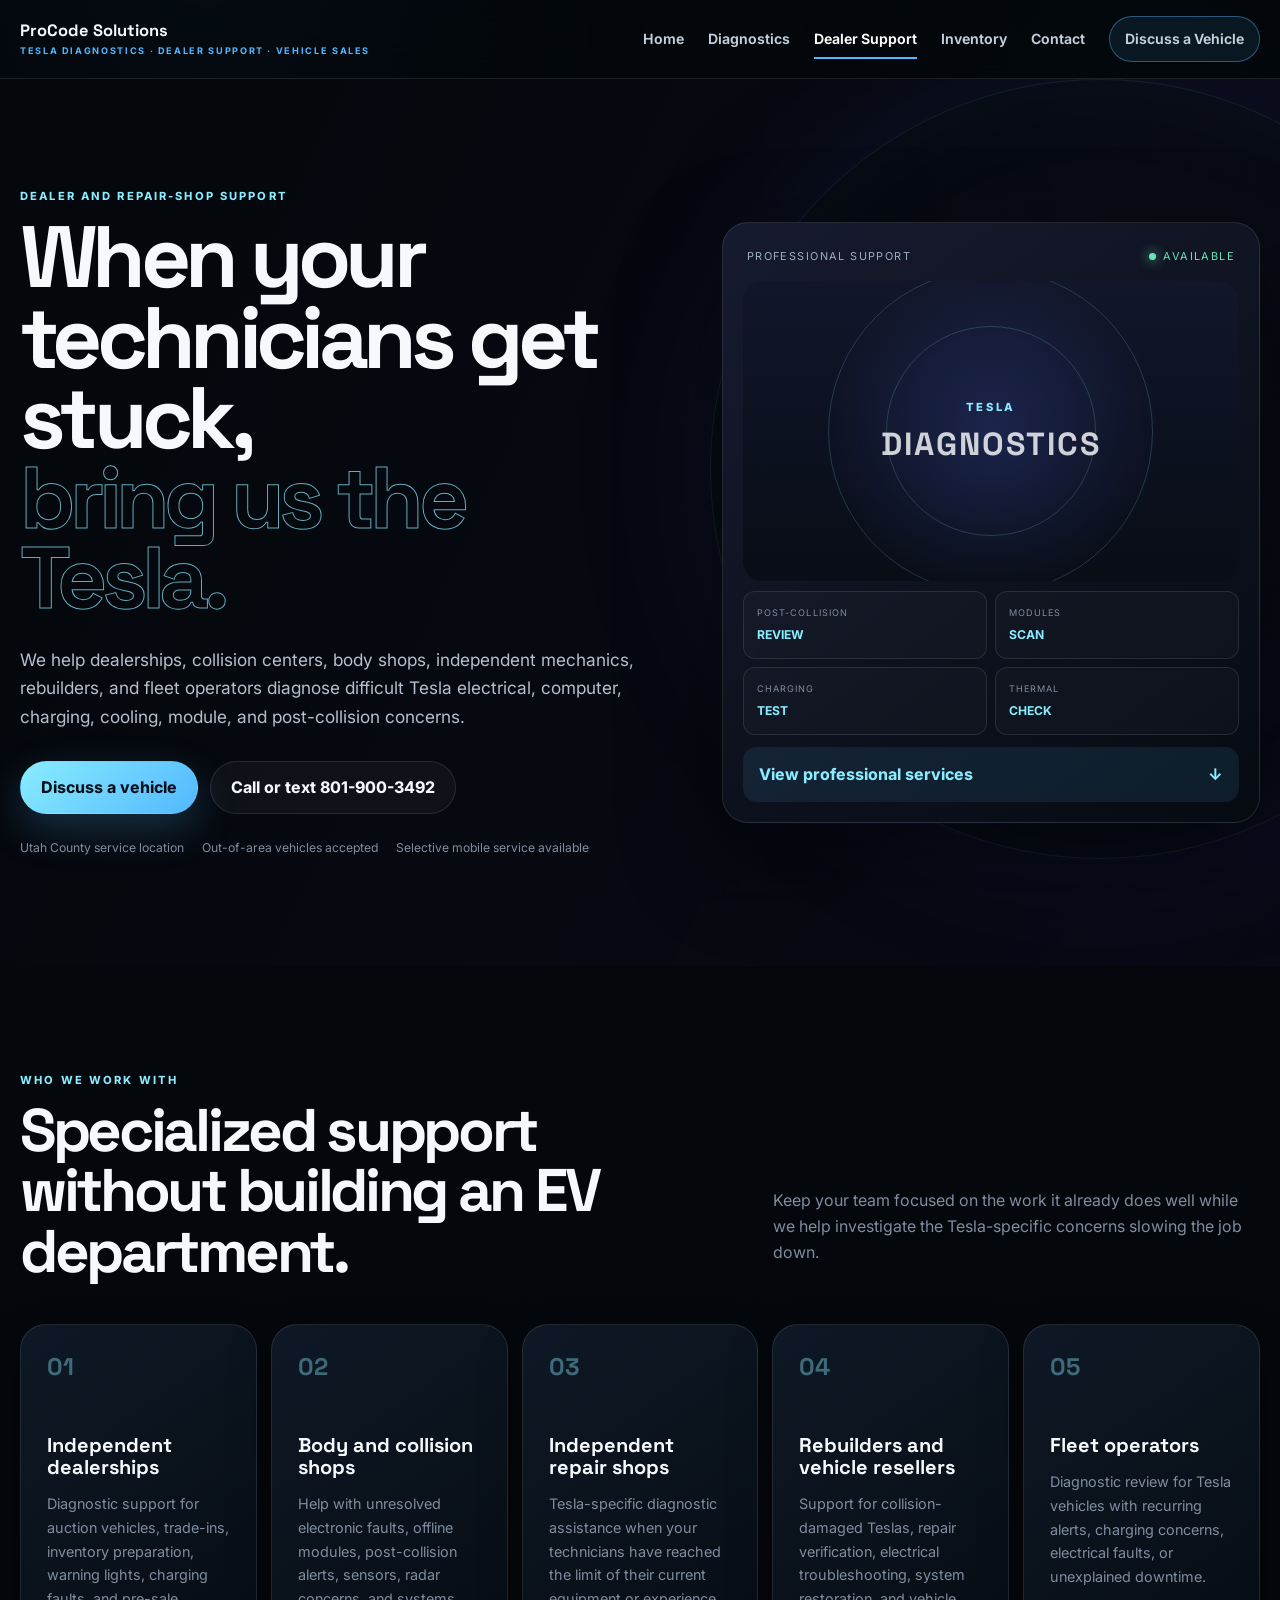
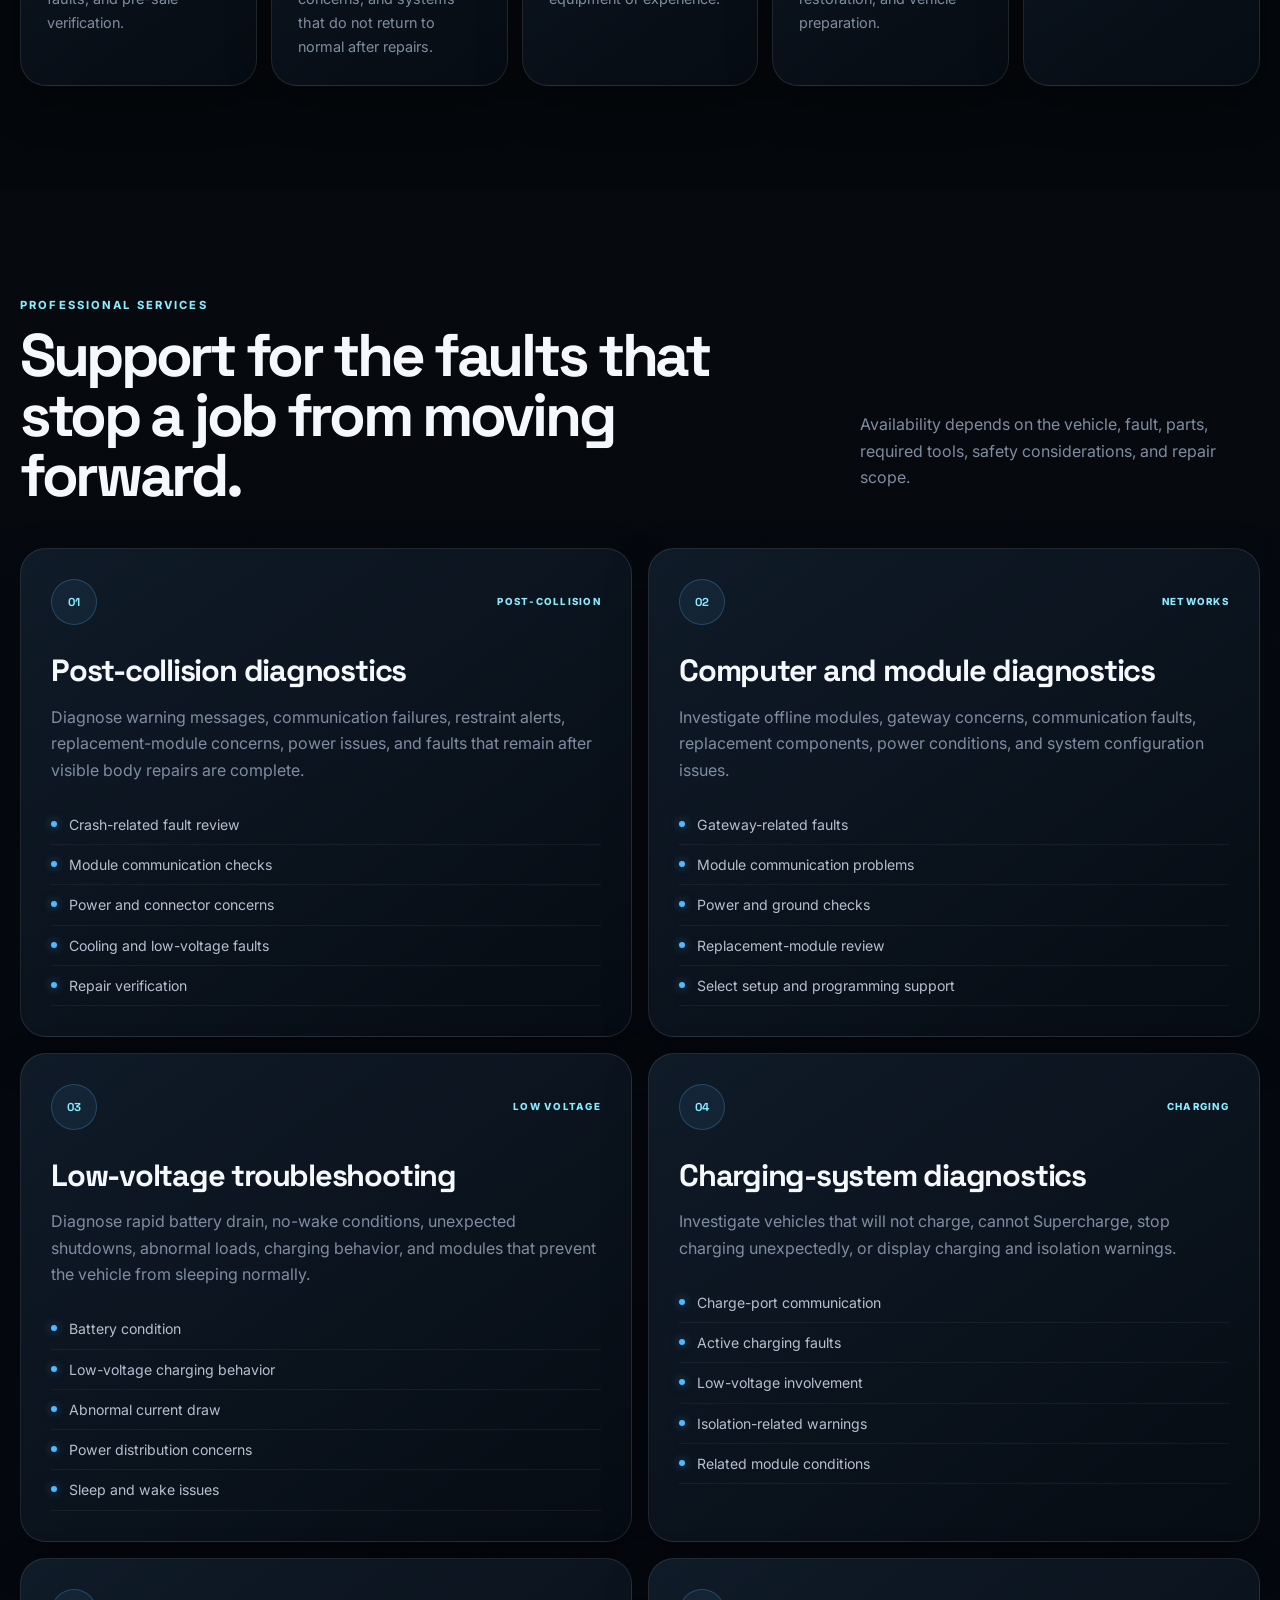
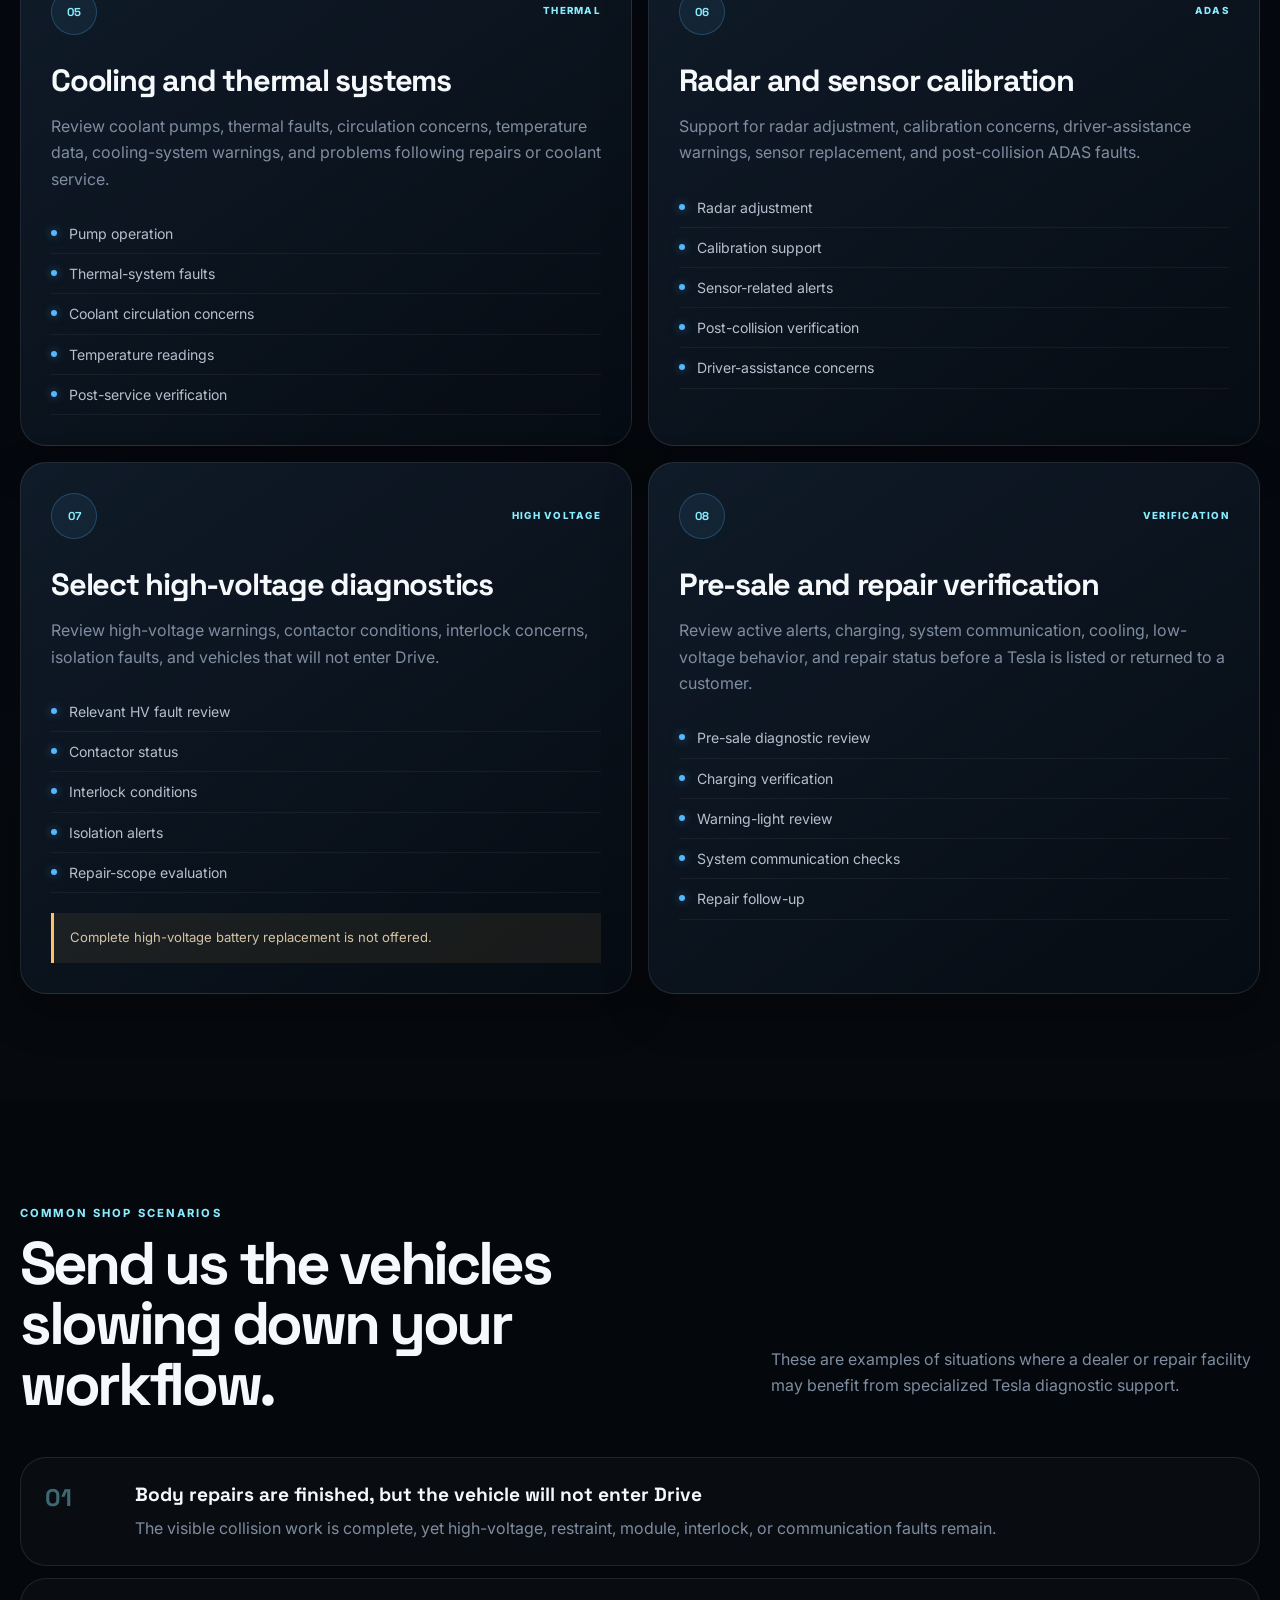
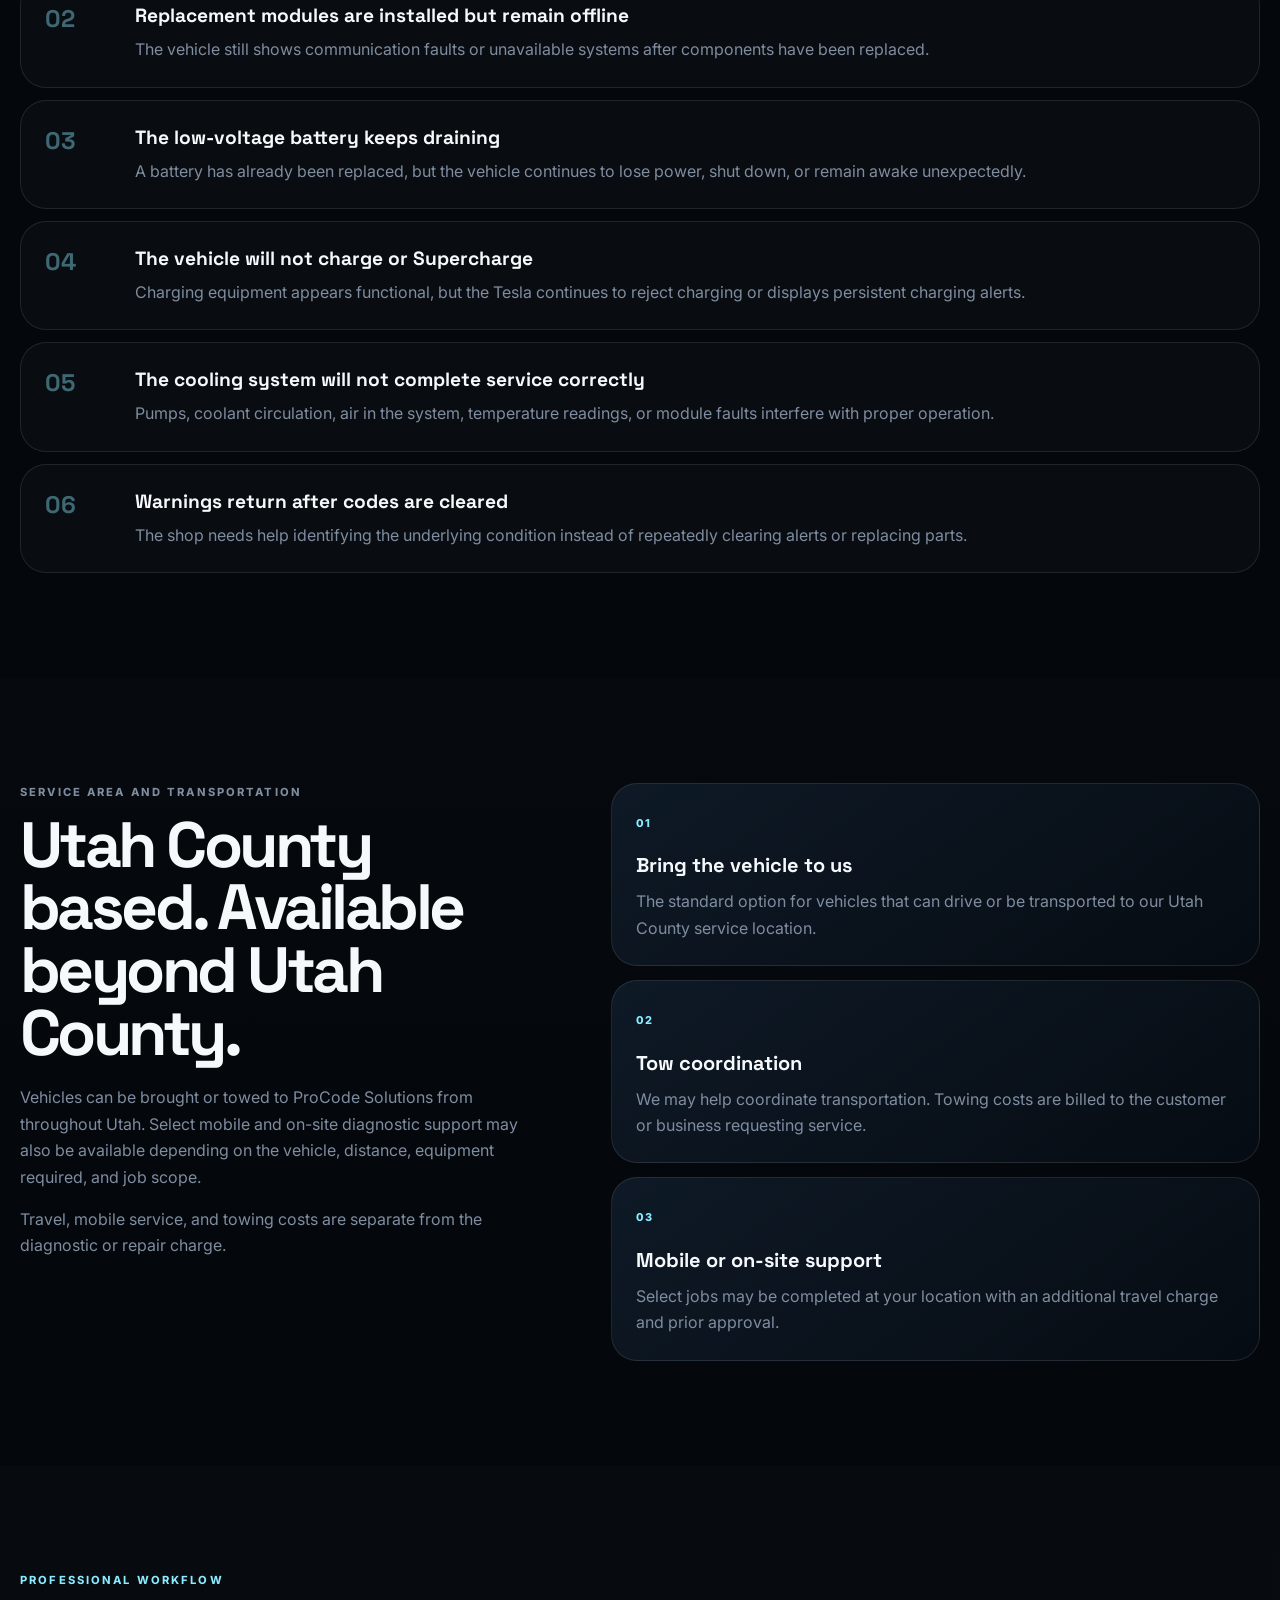
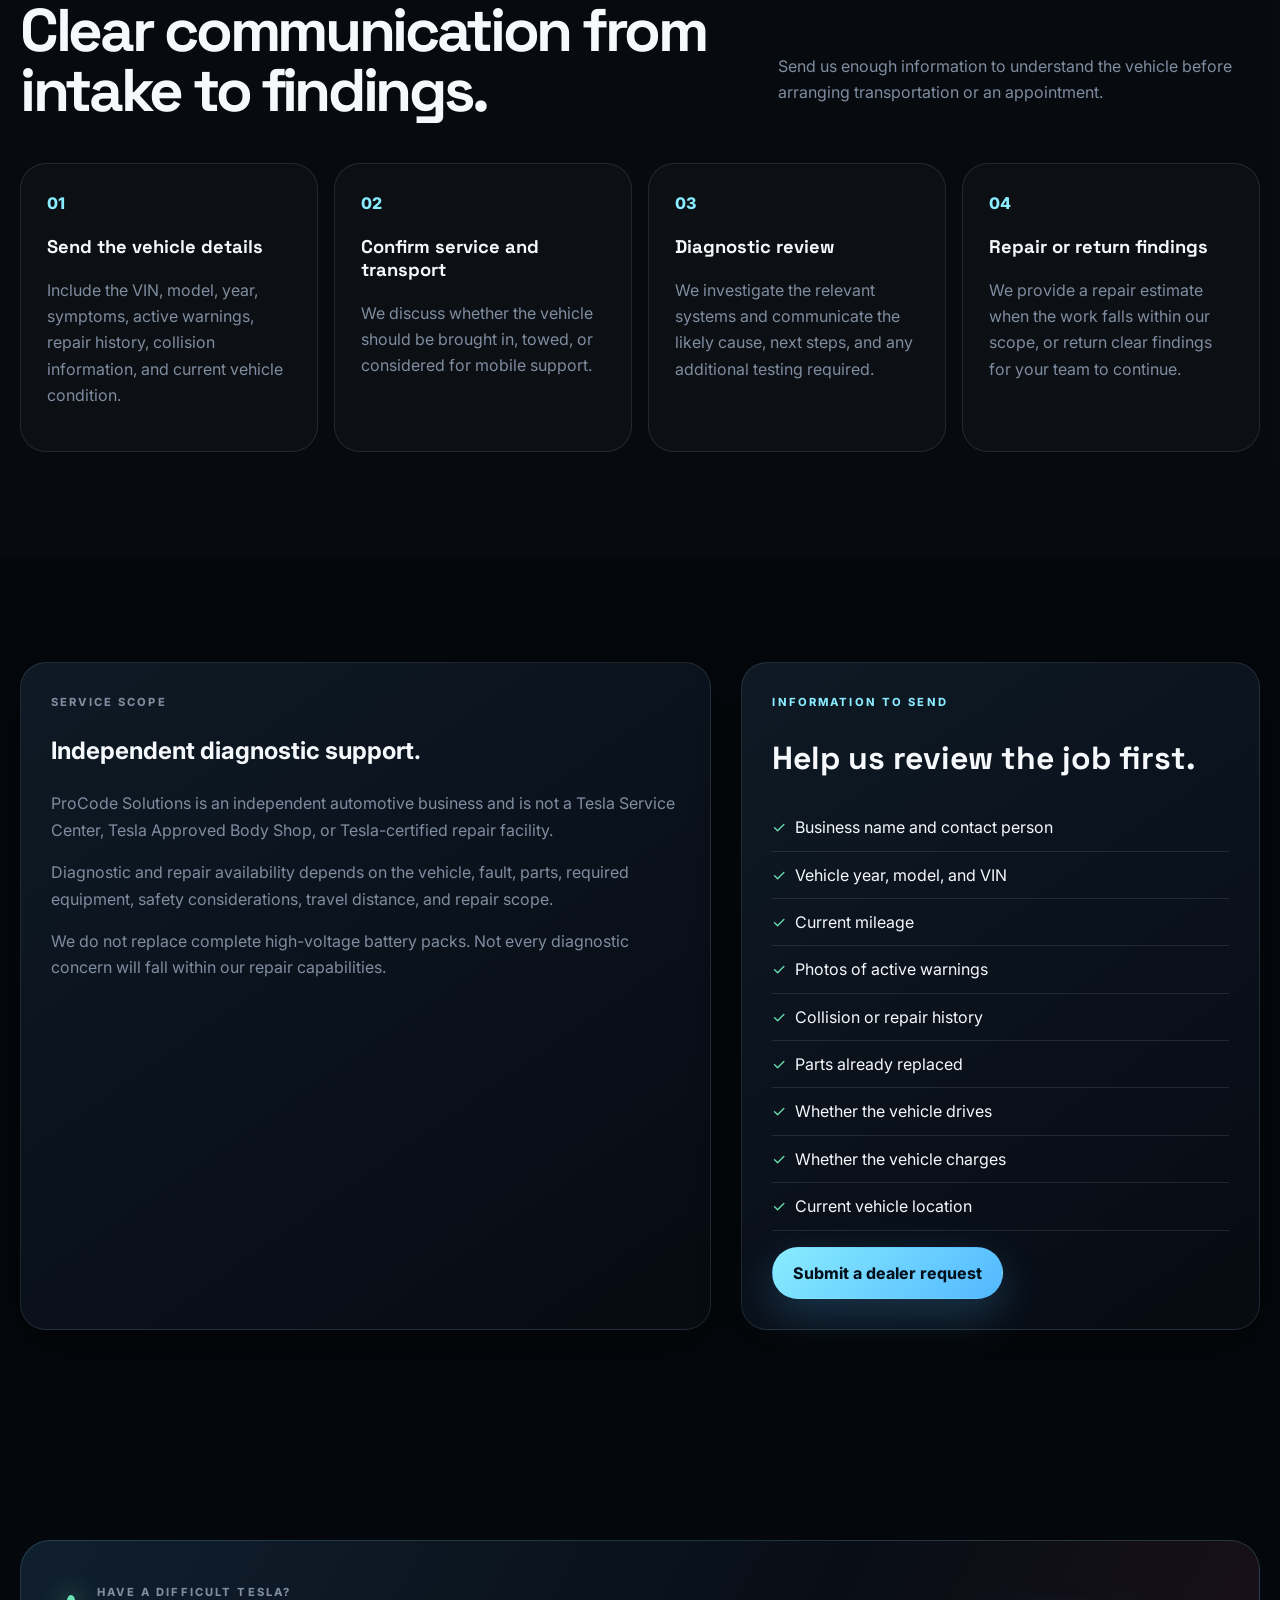
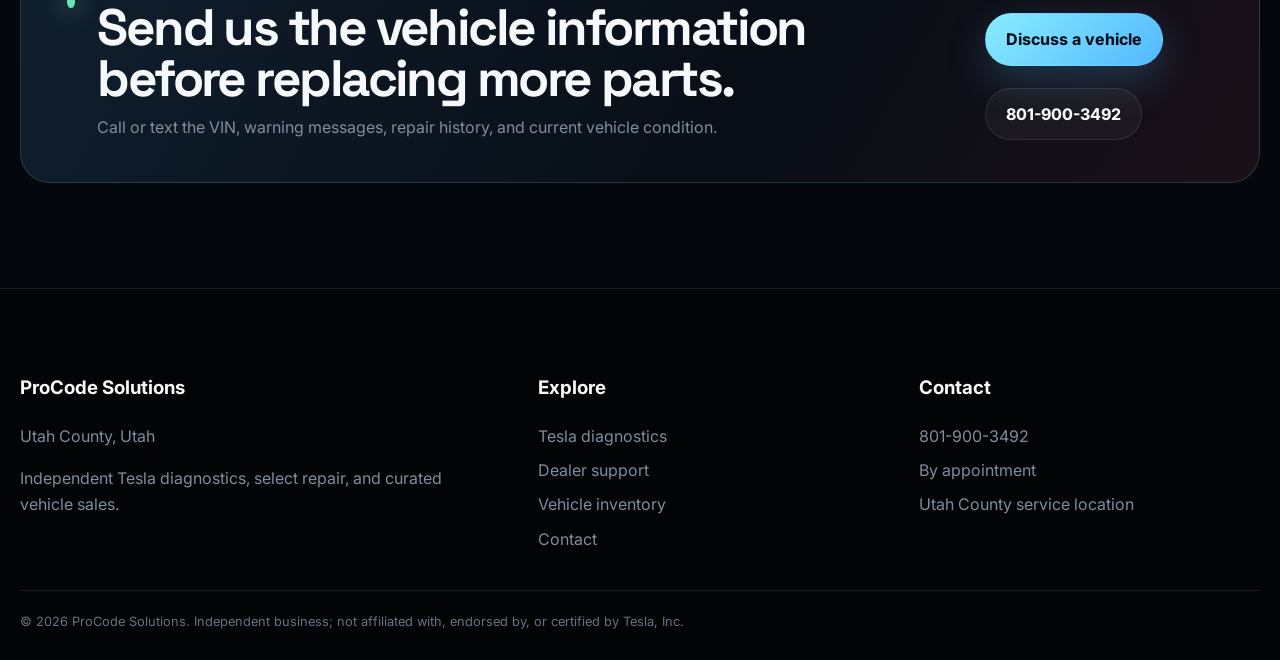
<file: dealer-support.html>
<!doctype html>
<html lang="en">
<head>
  <meta charset="utf-8">

  <meta
    name="viewport"
    content="width=device-width, initial-scale=1"
  >

  

 <title>Tesla Dealer & Repair Shop Support | ProCode Solutions</title>
<meta name="description" content="Technical Tesla diagnostic support for dealerships, repair shops, collision centers, and rebuilders. Local service, travel options, and towing coordination available.">

<link rel="canonical" href="https://procodeev.com/dealer-support.html">

<meta property="og:title" content="Tesla Dealer & Repair Shop Support | ProCode Solutions">
<meta property="og:description" content="Tesla diagnostic escalation support for dealerships, repair shops, collision centers, and rebuilders.">
<meta property="og:type" content="website">
<meta property="og:url" content="https://procodeev.com/dealer-support.html">

<meta name="twitter:card" content="summary_large_image">

  <link rel="stylesheet" href="assets/style.css">
  <link rel="stylesheet" href="assets/dealer-support.css">
  <script src="assets/script.js" defer></script>
</head>

<body>
  <a class="skip-link" href="#main">Skip to content</a>

  <header class="site-header">
    <div class="container nav">
      <a class="brand" href="index.html">
        <span data-business-name>ProCode Solutions</span>
        <small>TESLA DIAGNOSTICS · DEALER SUPPORT · VEHICLE SALES</small>
      </a>

      <button
        class="menu-button"
        aria-label="Open navigation"
        aria-expanded="false"
      >
        ☰
      </button>

      <nav class="nav-links" aria-label="Primary">
        <a href="index.html">Home</a>
        <a href="service.html">Diagnostics</a>
        <a href="dealer-support.html">Dealer Support</a>
        <a href="inventory.html">Inventory</a>
        <a href="contact.html">Contact</a>

        <a
          class="nav-cta"
          href="contact.html?type=dealer"
        >
          Discuss a Vehicle
        </a>
      </nav>
    </div>
  </header>

  <main id="main">

    <!-- HERO -->
    <section class="dealer-hero">
      <div class="dealer-hero-ambient"></div>

      <div class="container dealer-hero-grid">

        <div class="dealer-hero-copy reveal">
          <p class="eyebrow">
            Dealer and repair-shop support
          </p>

          <h1>
            When your technicians get stuck,
            <br>
            <span>bring us the Tesla.</span>
          </h1>

          <p class="dealer-hero-lead">
            We help dealerships, collision centers, body shops, independent
            mechanics, rebuilders, and fleet operators diagnose difficult
            Tesla electrical, computer, charging, cooling, module, and
            post-collision concerns.
          </p>

          <div class="button-row">
            <a
              class="button primary"
              href="contact.html?type=dealer"
            >
              Discuss a vehicle
            </a>

            <a
              class="button glass"
              href="tel:8019003492"
            >
              Call or text 801-900-3492
            </a>
          </div>

          <div class="micro-trust">
            <span>Utah County service location</span>
            <span>Out-of-area vehicles accepted</span>
            <span>Selective mobile service available</span>
          </div>
        </div>

        <aside class="dealer-hero-console reveal">
          <div class="console-top">
            <span>PROFESSIONAL SUPPORT</span>
            <span class="live-dot">AVAILABLE</span>
          </div>

          <div class="dealer-system-display">
            <div class="dealer-scan-ring dealer-ring-one"></div>
            <div class="dealer-scan-ring dealer-ring-two"></div>

            <div class="dealer-system-core">
              <span>TESLA</span>
              <strong>DIAGNOSTICS</strong>
            </div>
          </div>

          <div class="dealer-status-grid">
            <div>
              <span>POST-COLLISION</span>
              <strong>REVIEW</strong>
            </div>

            <div>
              <span>MODULES</span>
              <strong>SCAN</strong>
            </div>

            <div>
              <span>CHARGING</span>
              <strong>TEST</strong>
            </div>

            <div>
              <span>THERMAL</span>
              <strong>CHECK</strong>
            </div>
          </div>

          <a
            class="console-action"
            href="#professional-services"
          >
            View professional services
            <span>↓</span>
          </a>
        </aside>

      </div>
    </section>

    <!-- WHO WE WORK WITH -->
    <section class="section dealer-audience-section">
      <div class="container">

        <div class="section-heading reveal">
          <div>
            <p class="eyebrow">Who we work with</p>
            <h2>Specialized support without building an EV department.</h2>
          </div>

          <p>
            Keep your team focused on the work it already does well while we
            help investigate the Tesla-specific concerns slowing the job down.
          </p>
        </div>

        <div class="dealer-audience-grid">

          <article class="dealer-audience-card reveal">
            <span>01</span>
            <h3>Independent dealerships</h3>

            <p>
              Diagnostic support for auction vehicles, trade-ins, inventory
              preparation, warning lights, charging faults, and pre-sale
              verification.
            </p>
          </article>

          <article class="dealer-audience-card reveal">
            <span>02</span>
            <h3>Body and collision shops</h3>

            <p>
              Help with unresolved electronic faults, offline modules,
              post-collision alerts, sensors, radar concerns, and systems that
              do not return to normal after repairs.
            </p>
          </article>

          <article class="dealer-audience-card reveal">
            <span>03</span>
            <h3>Independent repair shops</h3>

            <p>
              Tesla-specific diagnostic assistance when your technicians have
              reached the limit of their current equipment or experience.
            </p>
          </article>

          <article class="dealer-audience-card reveal">
            <span>04</span>
            <h3>Rebuilders and vehicle resellers</h3>

            <p>
              Support for collision-damaged Teslas, repair verification,
              electrical troubleshooting, system restoration, and vehicle
              preparation.
            </p>
          </article>

          <article class="dealer-audience-card reveal">
            <span>05</span>
            <h3>Fleet operators</h3>

            <p>
              Diagnostic review for Tesla vehicles with recurring alerts,
              charging concerns, electrical faults, or unexplained downtime.
            </p>
          </article>

        </div>

      </div>
    </section>

    <!-- SERVICES -->
    <section
      id="professional-services"
      class="section professional-services-section"
    >
      <div class="container">

        <div class="section-heading reveal">
          <div>
            <p class="eyebrow">Professional services</p>
            <h2>Support for the faults that stop a job from moving forward.</h2>
          </div>

          <p>
            Availability depends on the vehicle, fault, parts, required tools,
            safety considerations, and repair scope.
          </p>
        </div>

        <div class="professional-service-grid">

          <article class="professional-service-card reveal">
            <div class="professional-service-top">
              <span>01</span>
              <small>POST-COLLISION</small>
            </div>

            <h3>Post-collision diagnostics</h3>

            <p>
              Diagnose warning messages, communication failures, restraint
              alerts, replacement-module concerns, power issues, and faults
              that remain after visible body repairs are complete.
            </p>

            <ul>
              <li>Crash-related fault review</li>
              <li>Module communication checks</li>
              <li>Power and connector concerns</li>
              <li>Cooling and low-voltage faults</li>
              <li>Repair verification</li>
            </ul>
          </article>

          <article class="professional-service-card reveal">
            <div class="professional-service-top">
              <span>02</span>
              <small>NETWORKS</small>
            </div>

            <h3>Computer and module diagnostics</h3>

            <p>
              Investigate offline modules, gateway concerns, communication
              faults, replacement components, power conditions, and system
              configuration issues.
            </p>

            <ul>
              <li>Gateway-related faults</li>
              <li>Module communication problems</li>
              <li>Power and ground checks</li>
              <li>Replacement-module review</li>
              <li>Select setup and programming support</li>
            </ul>
          </article>

          <article class="professional-service-card reveal">
            <div class="professional-service-top">
              <span>03</span>
              <small>LOW VOLTAGE</small>
            </div>

            <h3>Low-voltage troubleshooting</h3>

            <p>
              Diagnose rapid battery drain, no-wake conditions, unexpected
              shutdowns, abnormal loads, charging behavior, and modules that
              prevent the vehicle from sleeping normally.
            </p>

            <ul>
              <li>Battery condition</li>
              <li>Low-voltage charging behavior</li>
              <li>Abnormal current draw</li>
              <li>Power distribution concerns</li>
              <li>Sleep and wake issues</li>
            </ul>
          </article>

          <article class="professional-service-card reveal">
            <div class="professional-service-top">
              <span>04</span>
              <small>CHARGING</small>
            </div>

            <h3>Charging-system diagnostics</h3>

            <p>
              Investigate vehicles that will not charge, cannot Supercharge,
              stop charging unexpectedly, or display charging and isolation
              warnings.
            </p>

            <ul>
              <li>Charge-port communication</li>
              <li>Active charging faults</li>
              <li>Low-voltage involvement</li>
              <li>Isolation-related warnings</li>
              <li>Related module conditions</li>
            </ul>
          </article>

          <article class="professional-service-card reveal">
            <div class="professional-service-top">
              <span>05</span>
              <small>THERMAL</small>
            </div>

            <h3>Cooling and thermal systems</h3>

            <p>
              Review coolant pumps, thermal faults, circulation concerns,
              temperature data, cooling-system warnings, and problems
              following repairs or coolant service.
            </p>

            <ul>
              <li>Pump operation</li>
              <li>Thermal-system faults</li>
              <li>Coolant circulation concerns</li>
              <li>Temperature readings</li>
              <li>Post-service verification</li>
            </ul>
          </article>

          <article class="professional-service-card reveal">
            <div class="professional-service-top">
              <span>06</span>
              <small>ADAS</small>
            </div>

            <h3>Radar and sensor calibration</h3>

            <p>
              Support for radar adjustment, calibration concerns,
              driver-assistance warnings, sensor replacement, and
              post-collision ADAS faults.
            </p>

            <ul>
              <li>Radar adjustment</li>
              <li>Calibration support</li>
              <li>Sensor-related alerts</li>
              <li>Post-collision verification</li>
              <li>Driver-assistance concerns</li>
            </ul>
          </article>

          <article class="professional-service-card reveal">
            <div class="professional-service-top">
              <span>07</span>
              <small>HIGH VOLTAGE</small>
            </div>

            <h3>Select high-voltage diagnostics</h3>

            <p>
              Review high-voltage warnings, contactor conditions, interlock
              concerns, isolation faults, and vehicles that will not enter
              Drive.
            </p>

            <ul>
              <li>Relevant HV fault review</li>
              <li>Contactor status</li>
              <li>Interlock conditions</li>
              <li>Isolation alerts</li>
              <li>Repair-scope evaluation</li>
            </ul>

            <div class="professional-scope-note">
              Complete high-voltage battery replacement is not offered.
            </div>
          </article>

          <article class="professional-service-card reveal">
            <div class="professional-service-top">
              <span>08</span>
              <small>VERIFICATION</small>
            </div>

            <h3>Pre-sale and repair verification</h3>

            <p>
              Review active alerts, charging, system communication, cooling,
              low-voltage behavior, and repair status before a Tesla is listed
              or returned to a customer.
            </p>

            <ul>
              <li>Pre-sale diagnostic review</li>
              <li>Charging verification</li>
              <li>Warning-light review</li>
              <li>System communication checks</li>
              <li>Repair follow-up</li>
            </ul>
          </article>

        </div>

      </div>
    </section>

    <!-- COMMON SHOP SCENARIOS -->
    <section class="section dealer-scenarios-section">
      <div class="container">

        <div class="section-heading reveal">
          <div>
            <p class="eyebrow">Common shop scenarios</p>
            <h2>Send us the vehicles slowing down your workflow.</h2>
          </div>

          <p>
            These are examples of situations where a dealer or repair facility
            may benefit from specialized Tesla diagnostic support.
          </p>
        </div>

        <div class="dealer-scenario-list">

          <article class="dealer-scenario reveal">
            <span>01</span>

            <div>
              <h3>Body repairs are finished, but the vehicle will not enter Drive</h3>

              <p>
                The visible collision work is complete, yet high-voltage,
                restraint, module, interlock, or communication faults remain.
              </p>
            </div>
          </article>

          <article class="dealer-scenario reveal">
            <span>02</span>

            <div>
              <h3>Replacement modules are installed but remain offline</h3>

              <p>
                The vehicle still shows communication faults or unavailable
                systems after components have been replaced.
              </p>
            </div>
          </article>

          <article class="dealer-scenario reveal">
            <span>03</span>

            <div>
              <h3>The low-voltage battery keeps draining</h3>

              <p>
                A battery has already been replaced, but the vehicle continues
                to lose power, shut down, or remain awake unexpectedly.
              </p>
            </div>
          </article>

          <article class="dealer-scenario reveal">
            <span>04</span>

            <div>
              <h3>The vehicle will not charge or Supercharge</h3>

              <p>
                Charging equipment appears functional, but the Tesla continues
                to reject charging or displays persistent charging alerts.
              </p>
            </div>
          </article>

          <article class="dealer-scenario reveal">
            <span>05</span>

            <div>
              <h3>The cooling system will not complete service correctly</h3>

              <p>
                Pumps, coolant circulation, air in the system, temperature
                readings, or module faults interfere with proper operation.
              </p>
            </div>
          </article>

          <article class="dealer-scenario reveal">
            <span>06</span>

            <div>
              <h3>Warnings return after codes are cleared</h3>

              <p>
                The shop needs help identifying the underlying condition
                instead of repeatedly clearing alerts or replacing parts.
              </p>
            </div>
          </article>

        </div>

      </div>
    </section>

    <!-- SERVICE AREA -->
    <section class="section service-area-section">
      <div class="container service-area-grid">

        <div class="service-area-copy reveal">
          <p class="eyebrow">Service area and transportation</p>

          <h2>
            Utah County based. Available beyond Utah County.
          </h2>

          <p>
            Vehicles can be brought or towed to ProCode Solutions from
            throughout Utah. Select mobile and on-site diagnostic support may
            also be available depending on the vehicle, distance, equipment
            required, and job scope.
          </p>

          <p>
            Travel, mobile service, and towing costs are separate from the
            diagnostic or repair charge.
          </p>
        </div>

        <div class="service-option-grid">

          <article class="service-option-card reveal">
            <span>01</span>
            <h3>Bring the vehicle to us</h3>

            <p>
              The standard option for vehicles that can drive or be transported
              to our Utah County service location.
            </p>
          </article>

          <article class="service-option-card reveal">
            <span>02</span>
            <h3>Tow coordination</h3>

            <p>
              We may help coordinate transportation. Towing costs are billed
              to the customer or business requesting service.
            </p>
          </article>

          <article class="service-option-card reveal">
            <span>03</span>
            <h3>Mobile or on-site support</h3>

            <p>
              Select jobs may be completed at your location with an additional
              travel charge and prior approval.
            </p>
          </article>

        </div>

      </div>
    </section>

    <!-- PROCESS -->
    <section class="section alt">
      <div class="container">

        <div class="section-heading reveal">
          <div>
            <p class="eyebrow">Professional workflow</p>
            <h2>Clear communication from intake to findings.</h2>
          </div>

          <p>
            Send us enough information to understand the vehicle before
            arranging transportation or an appointment.
          </p>
        </div>

        <div class="process-grid">

          <article class="reveal">
            <span>01</span>
            <h3>Send the vehicle details</h3>

            <p>
              Include the VIN, model, year, symptoms, active warnings, repair
              history, collision information, and current vehicle condition.
            </p>
          </article>

          <article class="reveal">
            <span>02</span>
            <h3>Confirm service and transport</h3>

            <p>
              We discuss whether the vehicle should be brought in, towed, or
              considered for mobile support.
            </p>
          </article>

          <article class="reveal">
            <span>03</span>
            <h3>Diagnostic review</h3>

            <p>
              We investigate the relevant systems and communicate the likely
              cause, next steps, and any additional testing required.
            </p>
          </article>

          <article class="reveal">
            <span>04</span>
            <h3>Repair or return findings</h3>

            <p>
              We provide a repair estimate when the work falls within our
              scope, or return clear findings for your team to continue.
            </p>
          </article>

        </div>

      </div>
    </section>

    <!-- DISCLOSURE -->
    <section class="section">
      <div class="container form-layout">

        <div class="story-panel disclosure-box reveal">
          <p class="eyebrow">Service scope</p>

          <h2>Independent diagnostic support.</h2>

          <p>
            ProCode Solutions is an independent automotive business and is not
            a Tesla Service Center, Tesla Approved Body Shop, or
            Tesla-certified repair facility.
          </p>

          <p>
            Diagnostic and repair availability depends on the vehicle, fault,
            parts, required equipment, safety considerations, travel distance,
            and repair scope.
          </p>

          <p>
            We do not replace complete high-voltage battery packs. Not every
            diagnostic concern will fall within our repair capabilities.
          </p>
        </div>

        <aside class="info-card reveal">
          <p class="eyebrow">Information to send</p>

          <h2>Help us review the job first.</h2>

          <ul class="check-list">
            <li>Business name and contact person</li>
            <li>Vehicle year, model, and VIN</li>
            <li>Current mileage</li>
            <li>Photos of active warnings</li>
            <li>Collision or repair history</li>
            <li>Parts already replaced</li>
            <li>Whether the vehicle drives</li>
            <li>Whether the vehicle charges</li>
            <li>Current vehicle location</li>
          </ul>

          <a
            class="button primary"
            href="contact.html?type=dealer"
          >
            Submit a dealer request
          </a>
        </aside>

      </div>
    </section>

    <!-- CTA -->
    <section class="section">
      <div class="container">

        <div class="app-cta reveal">
          <div>
            <span class="cta-pulse"></span>

            <div>
              <p class="eyebrow">Have a difficult Tesla?</p>

              <h2>
                Send us the vehicle information before replacing more parts.
              </h2>

              <p>
                Call or text the VIN, warning messages, repair history, and
                current vehicle condition.
              </p>
            </div>
          </div>

          <div class="button-row">
            <a
              class="button primary"
              href="contact.html?type=dealer"
            >
              Discuss a vehicle
            </a>

            <a class="button glass" href="tel:8019003492">
              801-900-3492
            </a>
          </div>
        </div>

      </div>
    </section>

  </main>

  <footer class="site-footer">
    <div class="container">

      <div class="footer-grid">

        <div>
          <h3 data-business-name>ProCode Solutions</h3>

          <p data-city>Utah County, Utah</p>

          <p data-tagline>
            Independent Tesla diagnostics, dealer support, select repair, and
            professionally restored vehicle sales.
          </p>
        </div>

        <div>
          <h3>Explore</h3>

          <div class="footer-links">
            <a href="service.html">Tesla diagnostics</a>
            <a href="dealer-support.html">Dealer support</a>
            <a href="inventory.html">Vehicle inventory</a>
            <a href="contact.html">Contact</a>
          </div>
        </div>

        <div>
          <h3>Contact</h3>

          <div class="footer-links">
            <a
              data-phone-link
              href="tel:8019003492"
            >
              <span data-phone-display>801-900-3492</span>
            </a>

            <span data-hours>By appointment</span>
            <span>Utah County service location</span>
          </div>
        </div>

      </div>

      <div class="footer-bottom">
        © <span data-year></span>
        <span data-business-name>ProCode Solutions</span>.

        Independent business; not affiliated with, endorsed by, or certified
        by Tesla, Inc.
      </div>

    </div>
  </footer>
</body>
</html>
</file>
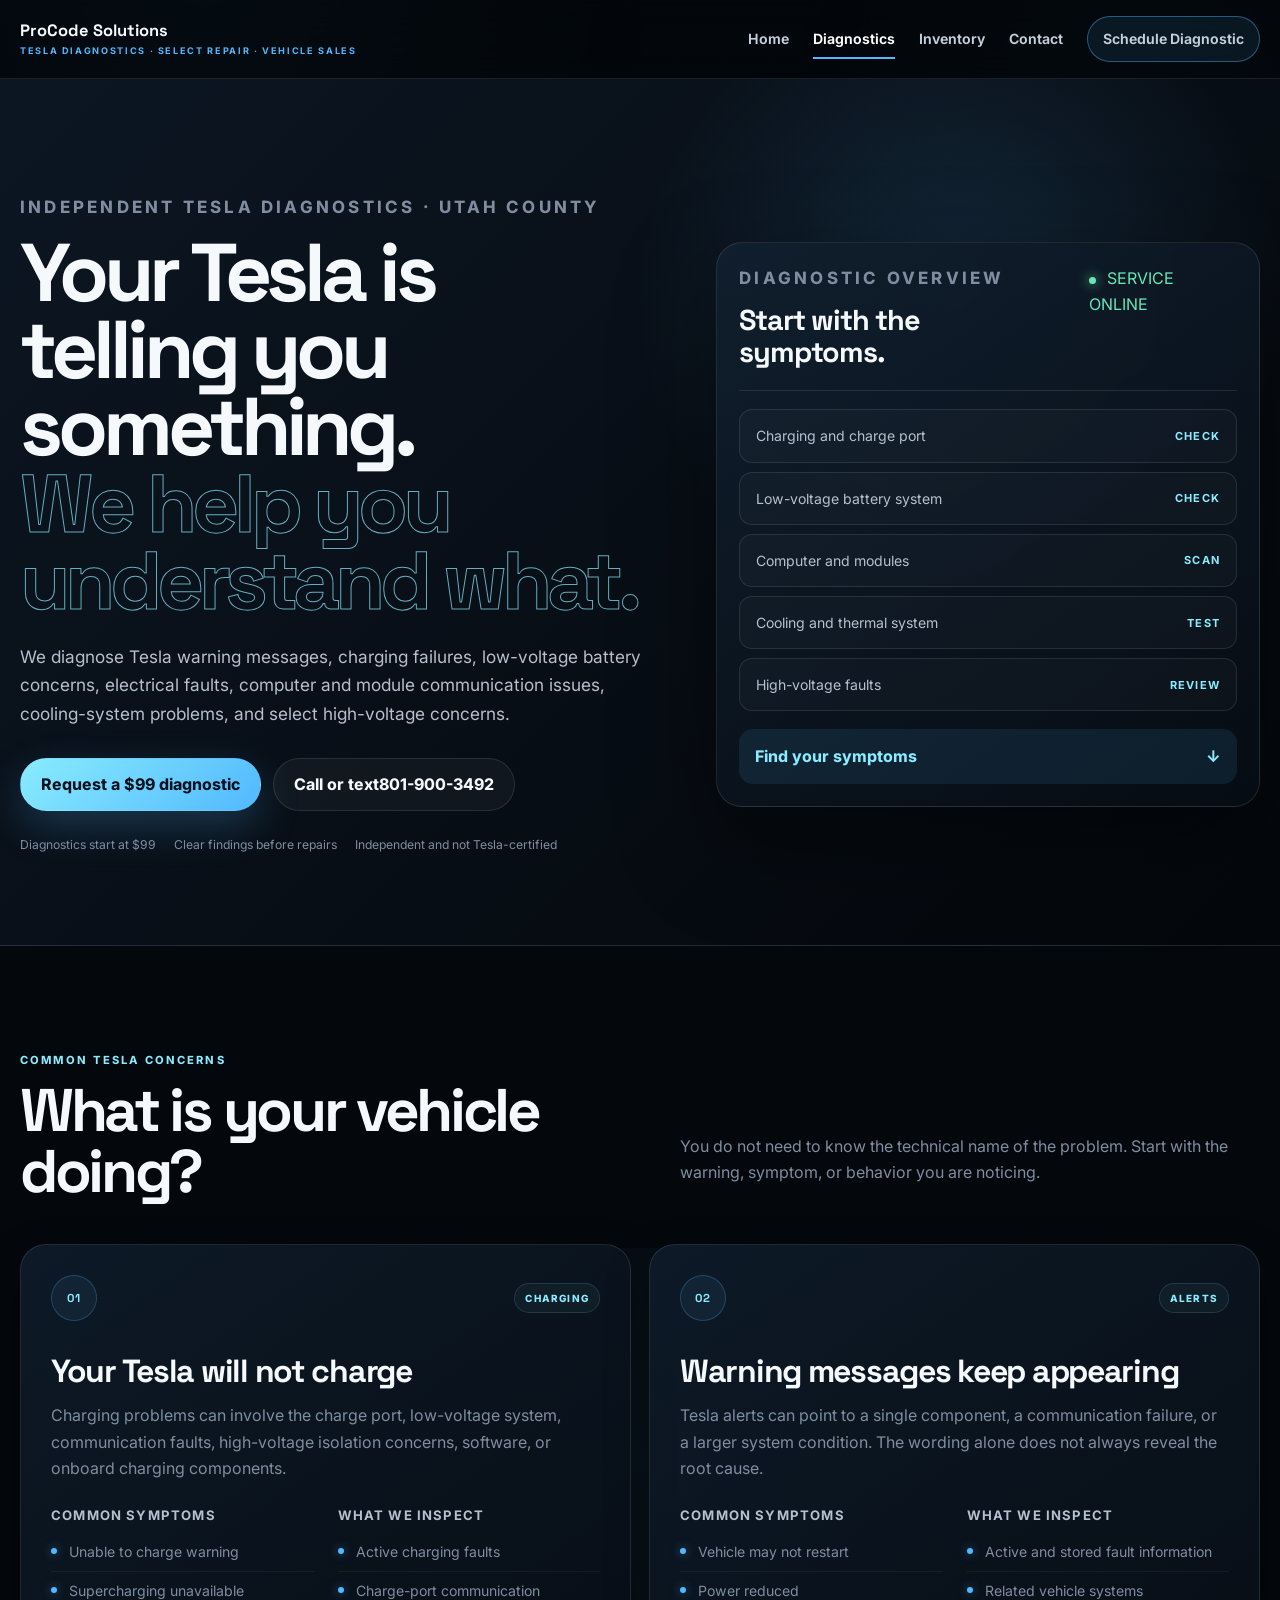
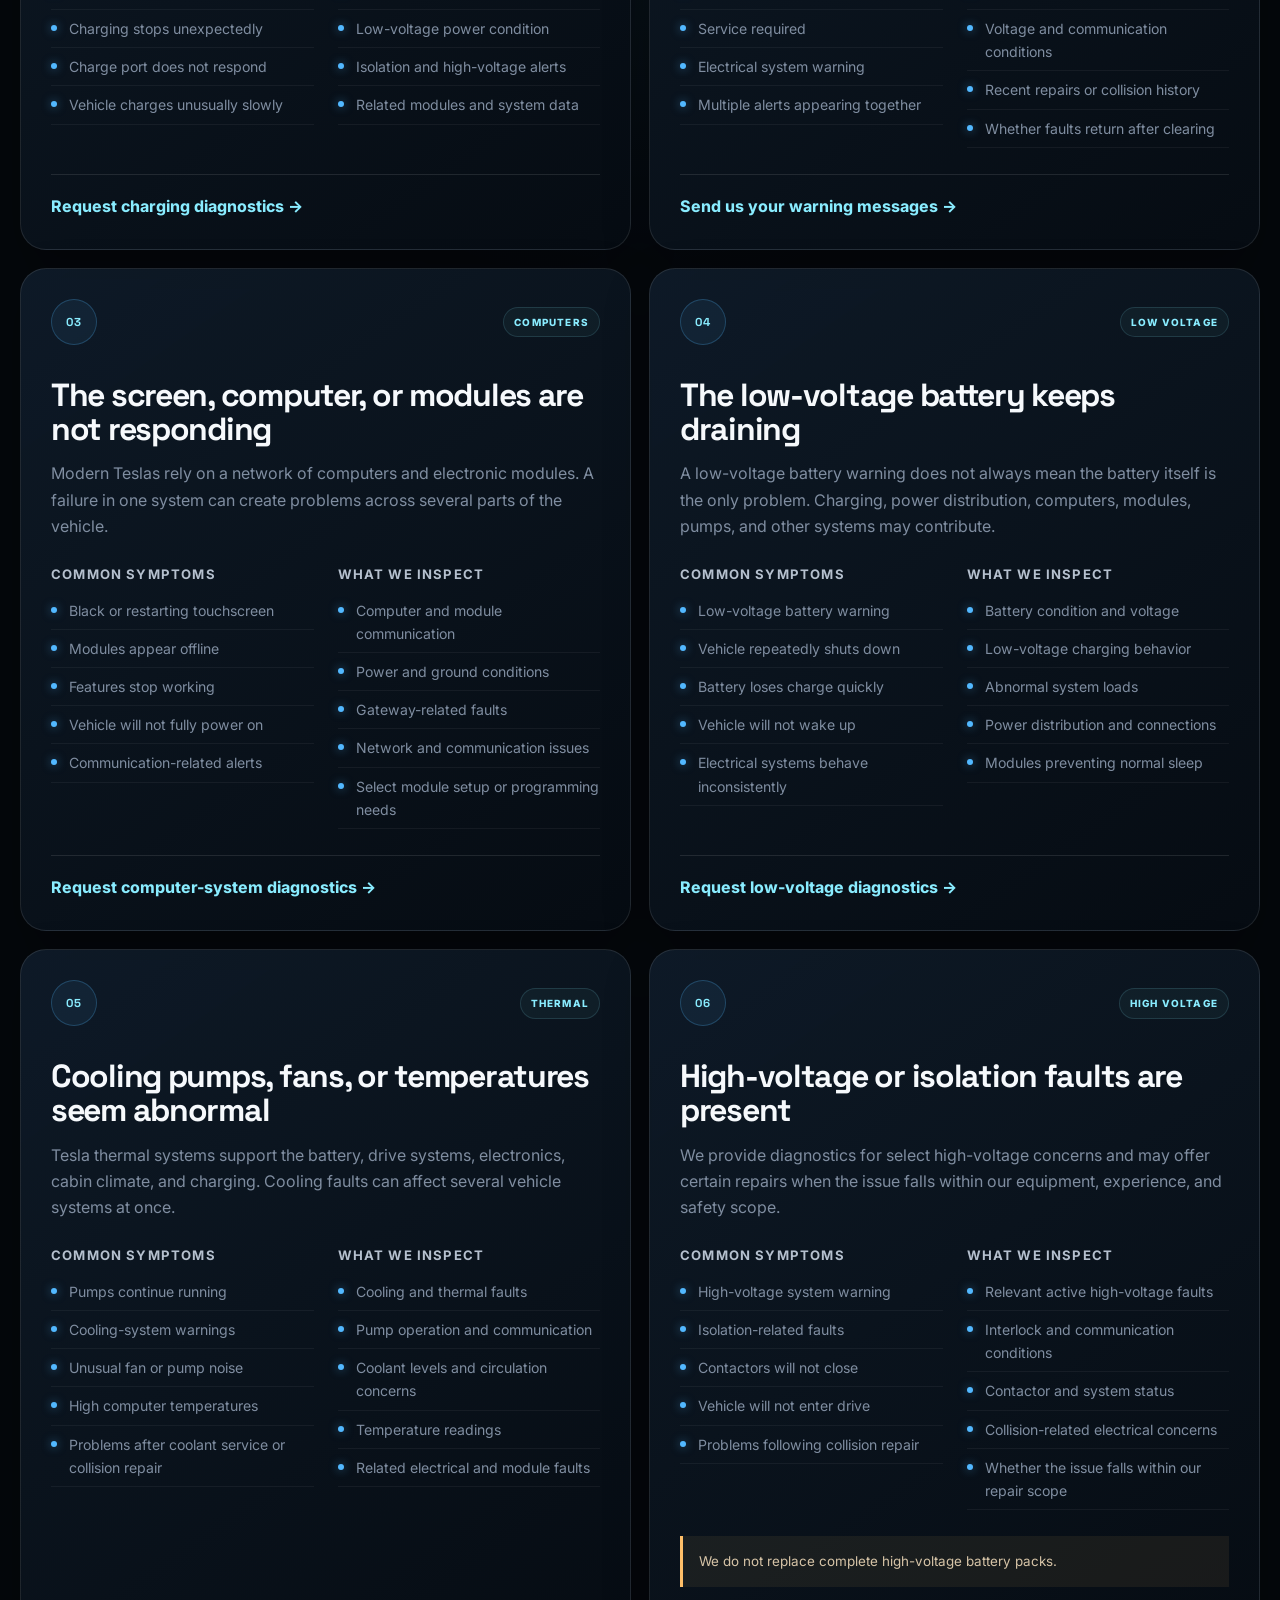
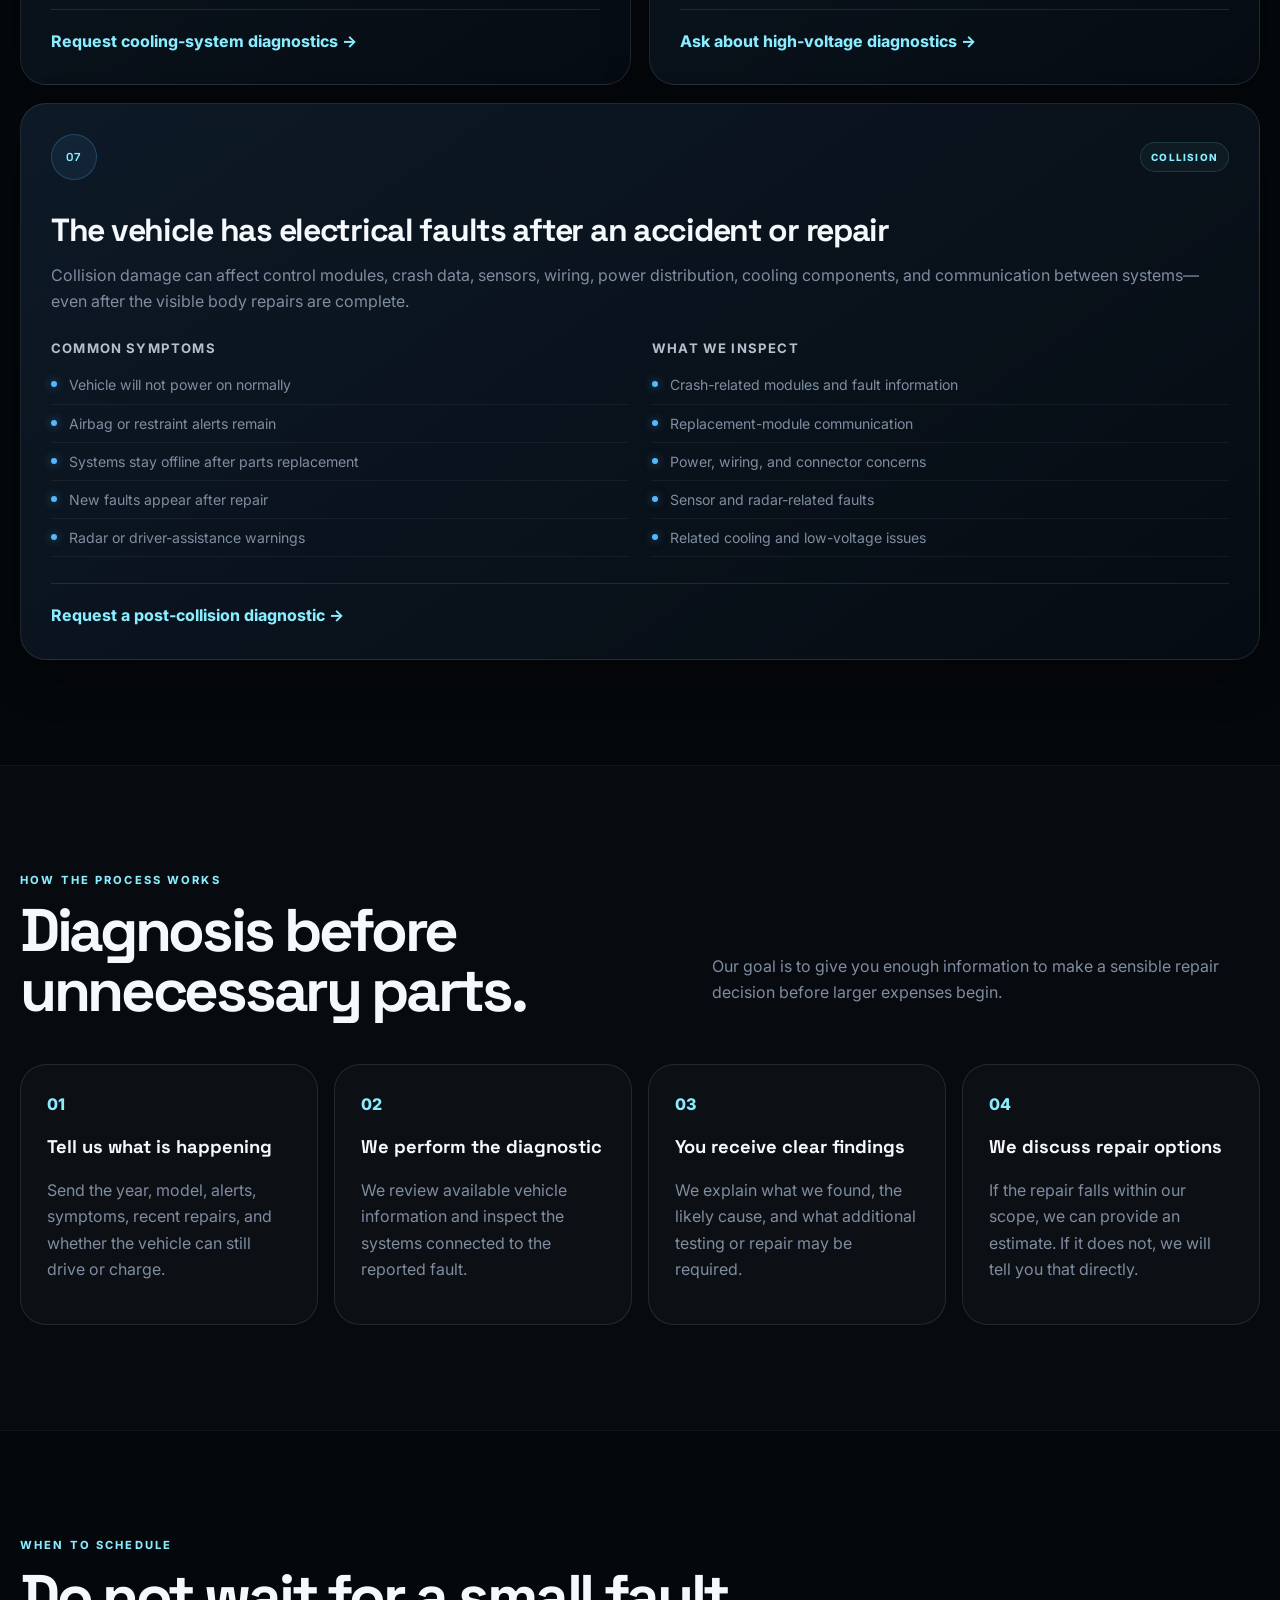
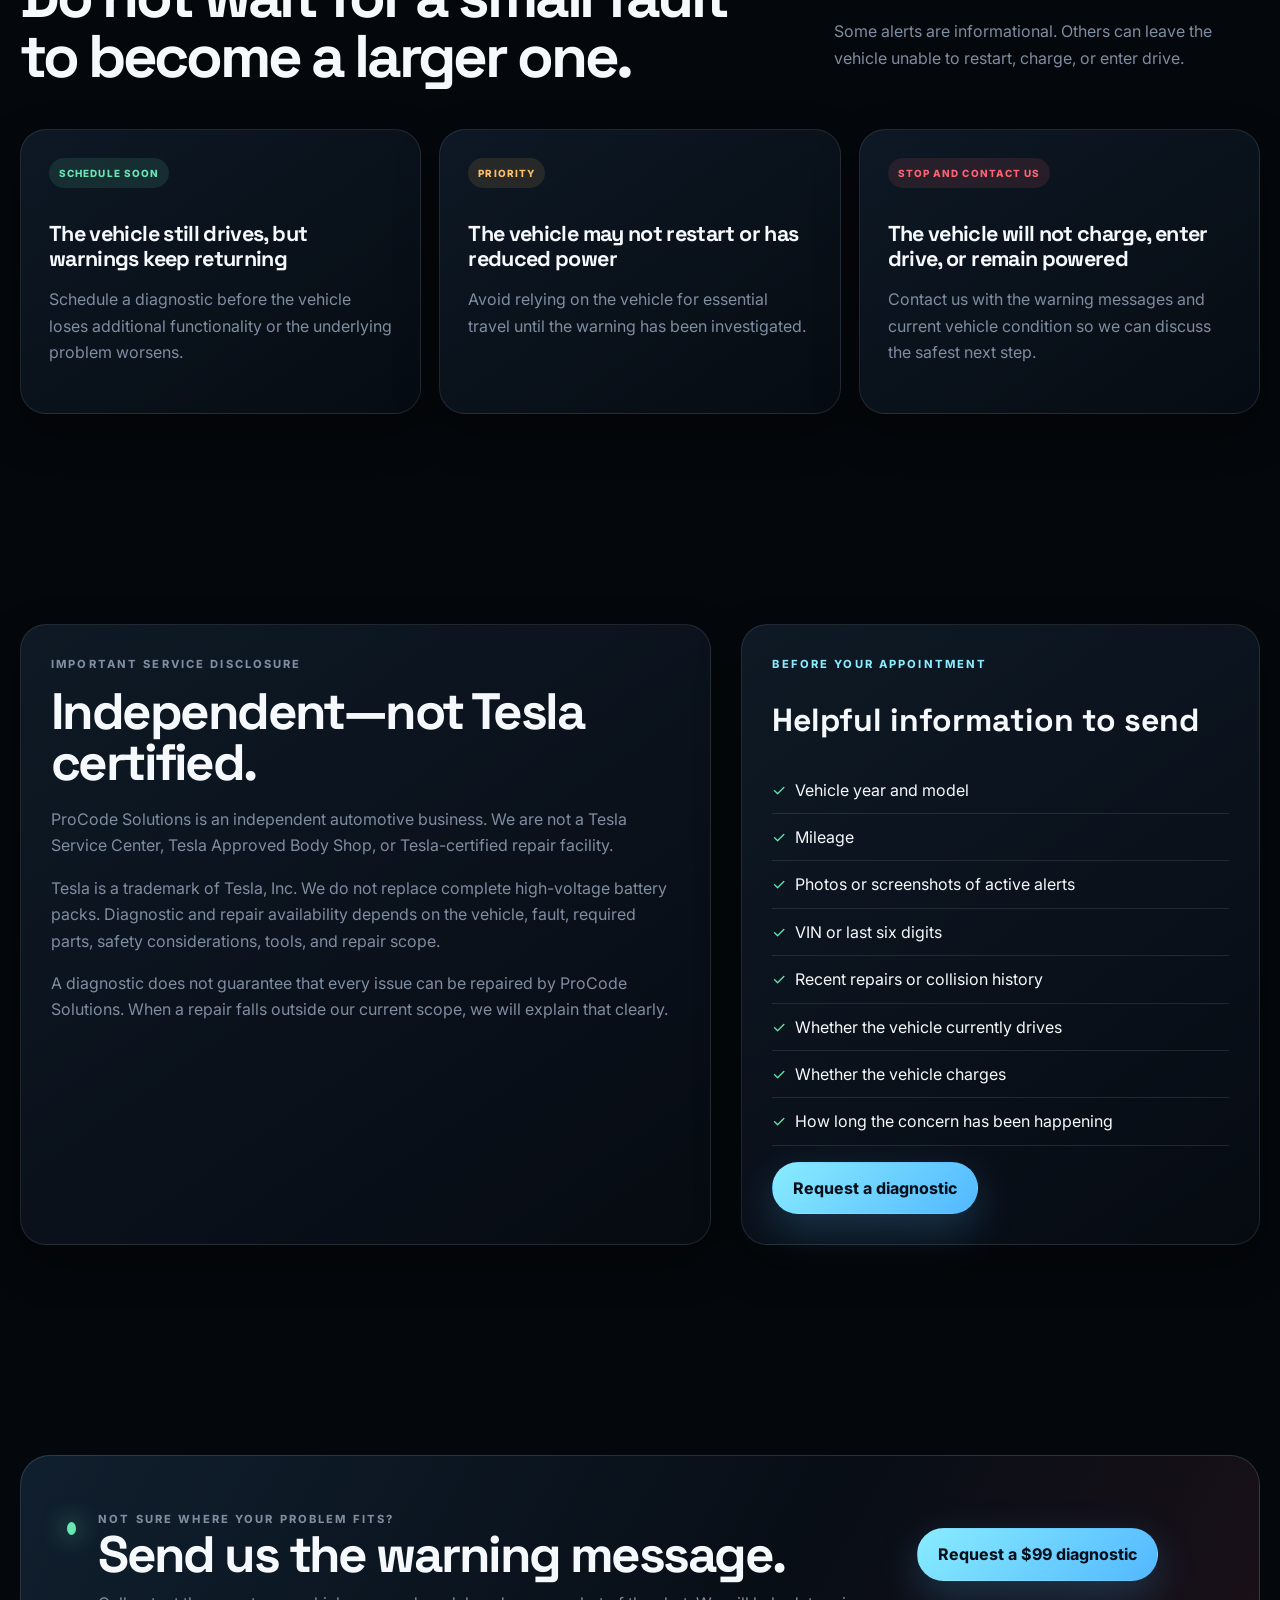
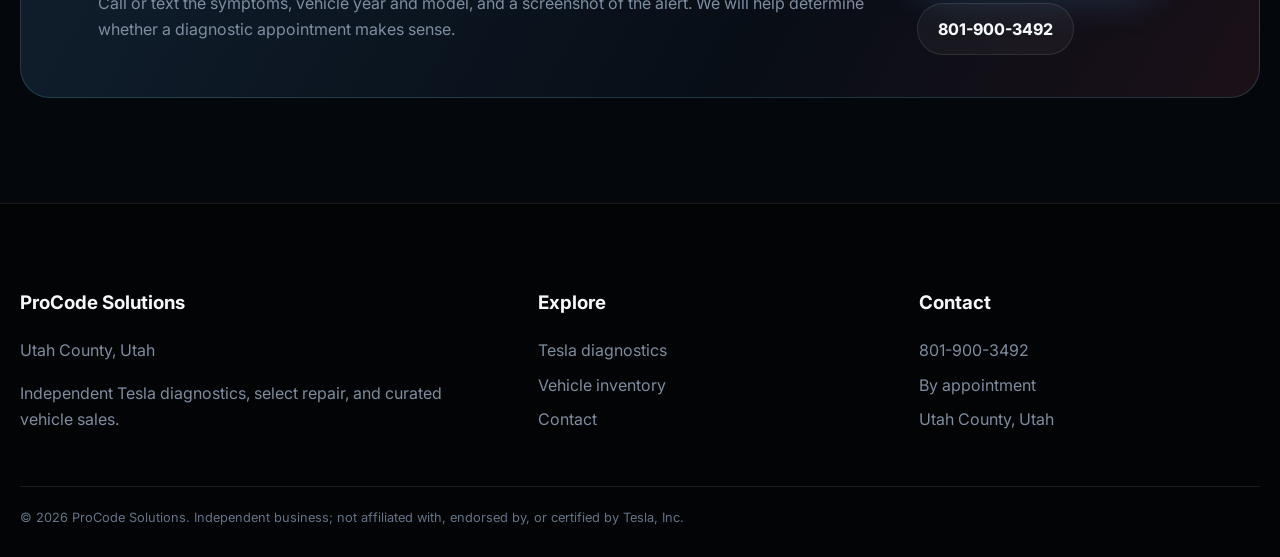
<file: service.html>
<!doctype html>
<html lang="en">
<head>
  <meta charset="utf-8">

  <meta
    name="viewport"
    content="width=device-width, initial-scale=1"
  >

  

  <title>Tesla Diagnostics in Utah County | ProCode Solutions</title>
<meta name="description" content="Tesla diagnostics in Utah County for charging problems, electrical faults, low-voltage issues, computer and module faults, cooling problems, collision alerts, and more.">

<link rel="canonical" href="https://procodeev.com/service.html">

<meta property="og:title" content="Tesla Diagnostics in Utah County | ProCode Solutions">
<meta property="og:description" content="Independent Tesla diagnostics for owners, dealerships, and repair shops in Utah County.">
<meta property="og:type" content="website">
<meta property="og:url" content="https://procodeev.com/service.html">

<meta name="twitter:card" content="summary_large_image">

  <link rel="stylesheet" href="assets/style.css">
  <link rel="stylesheet" href="assets/diagnostics.css">
  <script src="assets/script.js" defer></script>
</head>

<body>
  <a class="skip-link" href="#main">
    Skip to content
  </a>

  <header class="site-header">
    <div class="container nav">

      <a class="brand" href="index.html">
        <span data-business-name>
          ProCode Solutions
        </span>

        <small>
          TESLA DIAGNOSTICS · SELECT REPAIR · VEHICLE SALES
        </small>
      </a>

      <button
        class="menu-button"
        aria-label="Open navigation"
        aria-expanded="false"
      >
        ☰
      </button>

      <nav class="nav-links" aria-label="Primary">
        <a href="index.html">Home</a>
        <a href="service.html">Diagnostics</a>
        <a href="inventory.html">Inventory</a>
        <a href="contact.html">Contact</a>

        <a
          class="nav-cta"
          href="contact.html?type=service"
        >
          Schedule Diagnostic
        </a>
      </nav>

    </div>
  </header>

  <main id="main">

    <!-- PAGE HERO -->
    <section class="page-hero diagnostics-hero">
      <div class="container diagnostics-hero-grid">

        <div class="diagnostics-hero-copy reveal">
          <p class="eyebrow">
            Independent Tesla diagnostics · Utah County
          </p>

          <h1>
            Your Tesla is telling you something.
            <br>
            <span>We help you understand what.</span>
          </h1>

          <p>
            We diagnose Tesla warning messages, charging failures,
            low-voltage battery concerns, electrical faults, computer and
            module communication issues, cooling-system problems, and select
            high-voltage concerns.
          </p>

          <div class="button-row">
            <a
              class="button primary"
              href="contact.html?type=service"
            >
              Request a $99 diagnostic
            </a>

            <a
              class="button secondary"
              data-phone-link
              href="tel:8019003492"
            >
              Call or text
              <span data-phone-display>
                801-900-3492
              </span>
            </a>
          </div>

          <div class="micro-trust">
            <span>Diagnostics start at $99</span>
            <span>Clear findings before repairs</span>
            <span>Independent and not Tesla-certified</span>
          </div>
        </div>

        <aside class="diagnostic-status-panel reveal">
          <div class="diagnostic-status-header">
            <div>
              <p class="eyebrow">
                Diagnostic overview
              </p>

              <h2>
                Start with the symptoms.
              </h2>
            </div>

            <span class="live-dot">
              SERVICE ONLINE
            </span>
          </div>

          <div class="diagnostic-status-list">

            <div class="diagnostic-status-row">
              <span>Charging and charge port</span>
              <strong>CHECK</strong>
            </div>

            <div class="diagnostic-status-row">
              <span>Low-voltage battery system</span>
              <strong>CHECK</strong>
            </div>

            <div class="diagnostic-status-row">
              <span>Computer and modules</span>
              <strong>SCAN</strong>
            </div>

            <div class="diagnostic-status-row">
              <span>Cooling and thermal system</span>
              <strong>TEST</strong>
            </div>

            <div class="diagnostic-status-row">
              <span>High-voltage faults</span>
              <strong>REVIEW</strong>
            </div>

          </div>

          <a
            class="console-action"
            href="#common-problems"
          >
            Find your symptoms
            <span>↓</span>
          </a>
        </aside>

      </div>
    </section>

    <!-- COMMON PROBLEMS -->
    <section
      id="common-problems"
      class="section diagnostics-problems-section"
    >
      <div class="container">

        <div class="section-heading reveal">
          <div>
            <p class="eyebrow">
              Common Tesla concerns
            </p>

            <h2>
              What is your vehicle doing?
            </h2>
          </div>

          <p>
            You do not need to know the technical name of the problem.
            Start with the warning, symptom, or behavior you are noticing.
          </p>
        </div>

        <div class="diagnostic-problem-grid">

          <!-- CHARGING -->
          <article class="diagnostic-problem-card reveal">
            <div class="problem-card-top">
              <span class="problem-number">01</span>
              <span class="problem-status">CHARGING</span>
            </div>

            <h3>
              Your Tesla will not charge
            </h3>

            <p>
              Charging problems can involve the charge port, low-voltage
              system, communication faults, high-voltage isolation concerns,
              software, or onboard charging components.
            </p>

            <div class="problem-columns">
              <div>
                <h4>Common symptoms</h4>

                <ul>
                  <li>Unable to charge warning</li>
                  <li>Supercharging unavailable</li>
                  <li>Charging stops unexpectedly</li>
                  <li>Charge port does not respond</li>
                  <li>Vehicle charges unusually slowly</li>
                </ul>
              </div>

              <div>
                <h4>What we inspect</h4>

                <ul>
                  <li>Active charging faults</li>
                  <li>Charge-port communication</li>
                  <li>Low-voltage power condition</li>
                  <li>Isolation and high-voltage alerts</li>
                  <li>Related modules and system data</li>
                </ul>
              </div>
            </div>

            <a
              class="diagnostic-card-link"
              href="contact.html?type=service&issue=charging"
            >
              Request charging diagnostics →
            </a>
          </article>

          <!-- WARNING MESSAGES -->
          <article class="diagnostic-problem-card reveal">
            <div class="problem-card-top">
              <span class="problem-number">02</span>
              <span class="problem-status">ALERTS</span>
            </div>

            <h3>
              Warning messages keep appearing
            </h3>

            <p>
              Tesla alerts can point to a single component, a communication
              failure, or a larger system condition. The wording alone does
              not always reveal the root cause.
            </p>

            <div class="problem-columns">
              <div>
                <h4>Common symptoms</h4>

                <ul>
                  <li>Vehicle may not restart</li>
                  <li>Power reduced</li>
                  <li>Service required</li>
                  <li>Electrical system warning</li>
                  <li>Multiple alerts appearing together</li>
                </ul>
              </div>

              <div>
                <h4>What we inspect</h4>

                <ul>
                  <li>Active and stored fault information</li>
                  <li>Related vehicle systems</li>
                  <li>Voltage and communication conditions</li>
                  <li>Recent repairs or collision history</li>
                  <li>Whether faults return after clearing</li>
                </ul>
              </div>
            </div>

            <a
              class="diagnostic-card-link"
              href="contact.html?type=service&issue=warning"
            >
              Send us your warning messages →
            </a>
          </article>

          <!-- COMPUTER SYSTEM -->
          <article class="diagnostic-problem-card reveal">
            <div class="problem-card-top">
              <span class="problem-number">03</span>
              <span class="problem-status">COMPUTERS</span>
            </div>

            <h3>
              The screen, computer, or modules are not responding
            </h3>

            <p>
              Modern Teslas rely on a network of computers and electronic
              modules. A failure in one system can create problems across
              several parts of the vehicle.
            </p>

            <div class="problem-columns">
              <div>
                <h4>Common symptoms</h4>

                <ul>
                  <li>Black or restarting touchscreen</li>
                  <li>Modules appear offline</li>
                  <li>Features stop working</li>
                  <li>Vehicle will not fully power on</li>
                  <li>Communication-related alerts</li>
                </ul>
              </div>

              <div>
                <h4>What we inspect</h4>

                <ul>
                  <li>Computer and module communication</li>
                  <li>Power and ground conditions</li>
                  <li>Gateway-related faults</li>
                  <li>Network and communication issues</li>
                  <li>Select module setup or programming needs</li>
                </ul>
              </div>
            </div>

            <a
              class="diagnostic-card-link"
              href="contact.html?type=service&issue=computer"
            >
              Request computer-system diagnostics →
            </a>
          </article>

          <!-- LOW VOLTAGE -->
          <article class="diagnostic-problem-card reveal">
            <div class="problem-card-top">
              <span class="problem-number">04</span>
              <span class="problem-status">LOW VOLTAGE</span>
            </div>

            <h3>
              The low-voltage battery keeps draining
            </h3>

            <p>
              A low-voltage battery warning does not always mean the battery
              itself is the only problem. Charging, power distribution,
              computers, modules, pumps, and other systems may contribute.
            </p>

            <div class="problem-columns">
              <div>
                <h4>Common symptoms</h4>

                <ul>
                  <li>Low-voltage battery warning</li>
                  <li>Vehicle repeatedly shuts down</li>
                  <li>Battery loses charge quickly</li>
                  <li>Vehicle will not wake up</li>
                  <li>Electrical systems behave inconsistently</li>
                </ul>
              </div>

              <div>
                <h4>What we inspect</h4>

                <ul>
                  <li>Battery condition and voltage</li>
                  <li>Low-voltage charging behavior</li>
                  <li>Abnormal system loads</li>
                  <li>Power distribution and connections</li>
                  <li>Modules preventing normal sleep</li>
                </ul>
              </div>
            </div>

            <a
              class="diagnostic-card-link"
              href="contact.html?type=service&issue=low-voltage"
            >
              Request low-voltage diagnostics →
            </a>
          </article>

          <!-- COOLING -->
          <article class="diagnostic-problem-card reveal">
            <div class="problem-card-top">
              <span class="problem-number">05</span>
              <span class="problem-status">THERMAL</span>
            </div>

            <h3>
              Cooling pumps, fans, or temperatures seem abnormal
            </h3>

            <p>
              Tesla thermal systems support the battery, drive systems,
              electronics, cabin climate, and charging. Cooling faults can
              affect several vehicle systems at once.
            </p>

            <div class="problem-columns">
              <div>
                <h4>Common symptoms</h4>

                <ul>
                  <li>Pumps continue running</li>
                  <li>Cooling-system warnings</li>
                  <li>Unusual fan or pump noise</li>
                  <li>High computer temperatures</li>
                  <li>Problems after coolant service or collision repair</li>
                </ul>
              </div>

              <div>
                <h4>What we inspect</h4>

                <ul>
                  <li>Cooling and thermal faults</li>
                  <li>Pump operation and communication</li>
                  <li>Coolant levels and circulation concerns</li>
                  <li>Temperature readings</li>
                  <li>Related electrical and module faults</li>
                </ul>
              </div>
            </div>

            <a
              class="diagnostic-card-link"
              href="contact.html?type=service&issue=cooling"
            >
              Request cooling-system diagnostics →
            </a>
          </article>

          <!-- HV -->
          <article class="diagnostic-problem-card reveal">
            <div class="problem-card-top">
              <span class="problem-number">06</span>
              <span class="problem-status">HIGH VOLTAGE</span>
            </div>

            <h3>
              High-voltage or isolation faults are present
            </h3>

            <p>
              We provide diagnostics for select high-voltage concerns and may
              offer certain repairs when the issue falls within our equipment,
              experience, and safety scope.
            </p>

            <div class="problem-columns">
              <div>
                <h4>Common symptoms</h4>

                <ul>
                  <li>High-voltage system warning</li>
                  <li>Isolation-related faults</li>
                  <li>Contactors will not close</li>
                  <li>Vehicle will not enter drive</li>
                  <li>Problems following collision repair</li>
                </ul>
              </div>

              <div>
                <h4>What we inspect</h4>

                <ul>
                  <li>Relevant active high-voltage faults</li>
                  <li>Interlock and communication conditions</li>
                  <li>Contactor and system status</li>
                  <li>Collision-related electrical concerns</li>
                  <li>Whether the issue falls within our repair scope</li>
                </ul>
              </div>
            </div>

            <div class="scope-notice">
              We do not replace complete high-voltage battery packs.
            </div>

            <a
              class="diagnostic-card-link"
              href="contact.html?type=service&issue=high-voltage"
            >
              Ask about high-voltage diagnostics →
            </a>
          </article>

          <!-- COLLISION -->
          <article class="diagnostic-problem-card diagnostic-problem-wide reveal">
            <div class="problem-card-top">
              <span class="problem-number">07</span>
              <span class="problem-status">COLLISION</span>
            </div>

            <h3>
              The vehicle has electrical faults after an accident or repair
            </h3>

            <p>
              Collision damage can affect control modules, crash data,
              sensors, wiring, power distribution, cooling components, and
              communication between systems—even after the visible body
              repairs are complete.
            </p>

            <div class="problem-columns">
              <div>
                <h4>Common symptoms</h4>

                <ul>
                  <li>Vehicle will not power on normally</li>
                  <li>Airbag or restraint alerts remain</li>
                  <li>Systems stay offline after parts replacement</li>
                  <li>New faults appear after repair</li>
                  <li>Radar or driver-assistance warnings</li>
                </ul>
              </div>

              <div>
                <h4>What we inspect</h4>

                <ul>
                  <li>Crash-related modules and fault information</li>
                  <li>Replacement-module communication</li>
                  <li>Power, wiring, and connector concerns</li>
                  <li>Sensor and radar-related faults</li>
                  <li>Related cooling and low-voltage issues</li>
                </ul>
              </div>
            </div>

            <a
              class="diagnostic-card-link"
              href="contact.html?type=service&issue=collision"
            >
              Request a post-collision diagnostic →
            </a>
          </article>

        </div>
      </div>
    </section>

    <!-- PROCESS -->
    <section class="section alt diagnostic-process-section">
      <div class="container">

        <div class="section-heading reveal">
          <div>
            <p class="eyebrow">
              How the process works
            </p>

            <h2>
              Diagnosis before unnecessary parts.
            </h2>
          </div>

          <p>
            Our goal is to give you enough information to make a sensible
            repair decision before larger expenses begin.
          </p>
        </div>

        <div class="process-grid">

          <article class="reveal">
            <span>01</span>

            <h3>
              Tell us what is happening
            </h3>

            <p>
              Send the year, model, alerts, symptoms, recent repairs, and
              whether the vehicle can still drive or charge.
            </p>
          </article>

          <article class="reveal">
            <span>02</span>

            <h3>
              We perform the diagnostic
            </h3>

            <p>
              We review available vehicle information and inspect the systems
              connected to the reported fault.
            </p>
          </article>

          <article class="reveal">
            <span>03</span>

            <h3>
              You receive clear findings
            </h3>

            <p>
              We explain what we found, the likely cause, and what additional
              testing or repair may be required.
            </p>
          </article>

          <article class="reveal">
            <span>04</span>

            <h3>
              We discuss repair options
            </h3>

            <p>
              If the repair falls within our scope, we can provide an
              estimate. If it does not, we will tell you that directly.
            </p>
          </article>

        </div>
      </div>
    </section>

    <!-- WHEN TO SCHEDULE -->
    <section class="section schedule-guidance-section">
      <div class="container">

        <div class="section-heading reveal">
          <div>
            <p class="eyebrow">
              When to schedule
            </p>

            <h2>
              Do not wait for a small fault to become a larger one.
            </h2>
          </div>

          <p>
            Some alerts are informational. Others can leave the vehicle unable
            to restart, charge, or enter drive.
          </p>
        </div>

        <div class="schedule-guidance-grid">

          <article class="guidance-card reveal">
            <span class="guidance-level guidance-now">
              SCHEDULE SOON
            </span>

            <h3>
              The vehicle still drives, but warnings keep returning
            </h3>

            <p>
              Schedule a diagnostic before the vehicle loses additional
              functionality or the underlying problem worsens.
            </p>
          </article>

          <article class="guidance-card reveal">
            <span class="guidance-level guidance-priority">
              PRIORITY
            </span>

            <h3>
              The vehicle may not restart or has reduced power
            </h3>

            <p>
              Avoid relying on the vehicle for essential travel until the
              warning has been investigated.
            </p>
          </article>

          <article class="guidance-card reveal">
            <span class="guidance-level guidance-stop">
              STOP AND CONTACT US
            </span>

            <h3>
              The vehicle will not charge, enter drive, or remain powered
            </h3>

            <p>
              Contact us with the warning messages and current vehicle
              condition so we can discuss the safest next step.
            </p>
          </article>

        </div>
      </div>
    </section>

    <!-- PRE-APPOINTMENT -->
    <section class="section">
      <div class="container form-layout">

        <div class="story-panel disclosure-box reveal">
          <p class="eyebrow">
            Important service disclosure
          </p>

          <h2>
            Independent—not Tesla certified.
          </h2>

          <p>
            ProCode Solutions is an independent automotive business. We are
            not a Tesla Service Center, Tesla Approved Body Shop, or
            Tesla-certified repair facility.
          </p>

          <p>
            Tesla is a trademark of Tesla, Inc. We do not replace complete
            high-voltage battery packs. Diagnostic and repair availability
            depends on the vehicle, fault, required parts, safety
            considerations, tools, and repair scope.
          </p>

          <p>
            A diagnostic does not guarantee that every issue can be repaired
            by ProCode Solutions. When a repair falls outside our current
            scope, we will explain that clearly.
          </p>
        </div>

        <aside class="info-card reveal">
          <p class="eyebrow">
            Before your appointment
          </p>

          <h2>
            Helpful information to send
          </h2>

          <ul class="check-list">
            <li>Vehicle year and model</li>
            <li>Mileage</li>
            <li>Photos or screenshots of active alerts</li>
            <li>VIN or last six digits</li>
            <li>Recent repairs or collision history</li>
            <li>Whether the vehicle currently drives</li>
            <li>Whether the vehicle charges</li>
            <li>How long the concern has been happening</li>
          </ul>

          <a
            class="button primary"
            href="contact.html?type=service"
          >
            Request a diagnostic
          </a>
        </aside>

      </div>
    </section>

    <!-- FINAL CTA -->
    <section class="section">
      <div class="container">

        <div class="app-cta reveal">
          <div>
            <span class="cta-pulse"></span>

            <div>
              <p class="eyebrow">
                Not sure where your problem fits?
              </p>

              <h2>
                Send us the warning message.
              </h2>

              <p>
                Call or text the symptoms, vehicle year and model, and a
                screenshot of the alert. We will help determine whether a
                diagnostic appointment makes sense.
              </p>
            </div>
          </div>

          <div class="button-row">
            <a
              class="button primary"
              href="contact.html?type=service"
            >
              Request a $99 diagnostic
            </a>

            <a
              class="button glass"
              data-phone-link
              href="tel:8019003492"
            >
              <span data-phone-display>
                801-900-3492
              </span>
            </a>
          </div>
        </div>

      </div>
    </section>

  </main>

  <footer class="site-footer">
    <div class="container">

      <div class="footer-grid">

        <div>
          <h3 data-business-name>
            ProCode Solutions
          </h3>

          <p data-city>
            Utah County, Utah
          </p>

          <p data-tagline>
            Independent Tesla diagnostics, select repair, and professionally
            restored vehicle sales.
          </p>
        </div>

        <div>
          <h3>Explore</h3>

          <div class="footer-links">
            <a href="service.html">Tesla diagnostics</a>
            <a href="inventory.html">Vehicle inventory</a>
            <a href="contact.html">Contact</a>
          </div>
        </div>

        <div>
          <h3>Contact</h3>

          <div class="footer-links">
            <a
              data-phone-link
              href="tel:8019003492"
            >
              <span data-phone-display>
                801-900-3492
              </span>
            </a>

            <span data-hours>
              By appointment
            </span>

            <span data-city>
              Utah County
            </span>
          </div>
        </div>

      </div>

      <div class="footer-bottom">
        © <span data-year></span>
        <span data-business-name>ProCode Solutions</span>.

        Independent business; not affiliated with, endorsed by, or certified
        by Tesla, Inc.
      </div>

    </div>
  </footer>
</body>
</html>
</file>
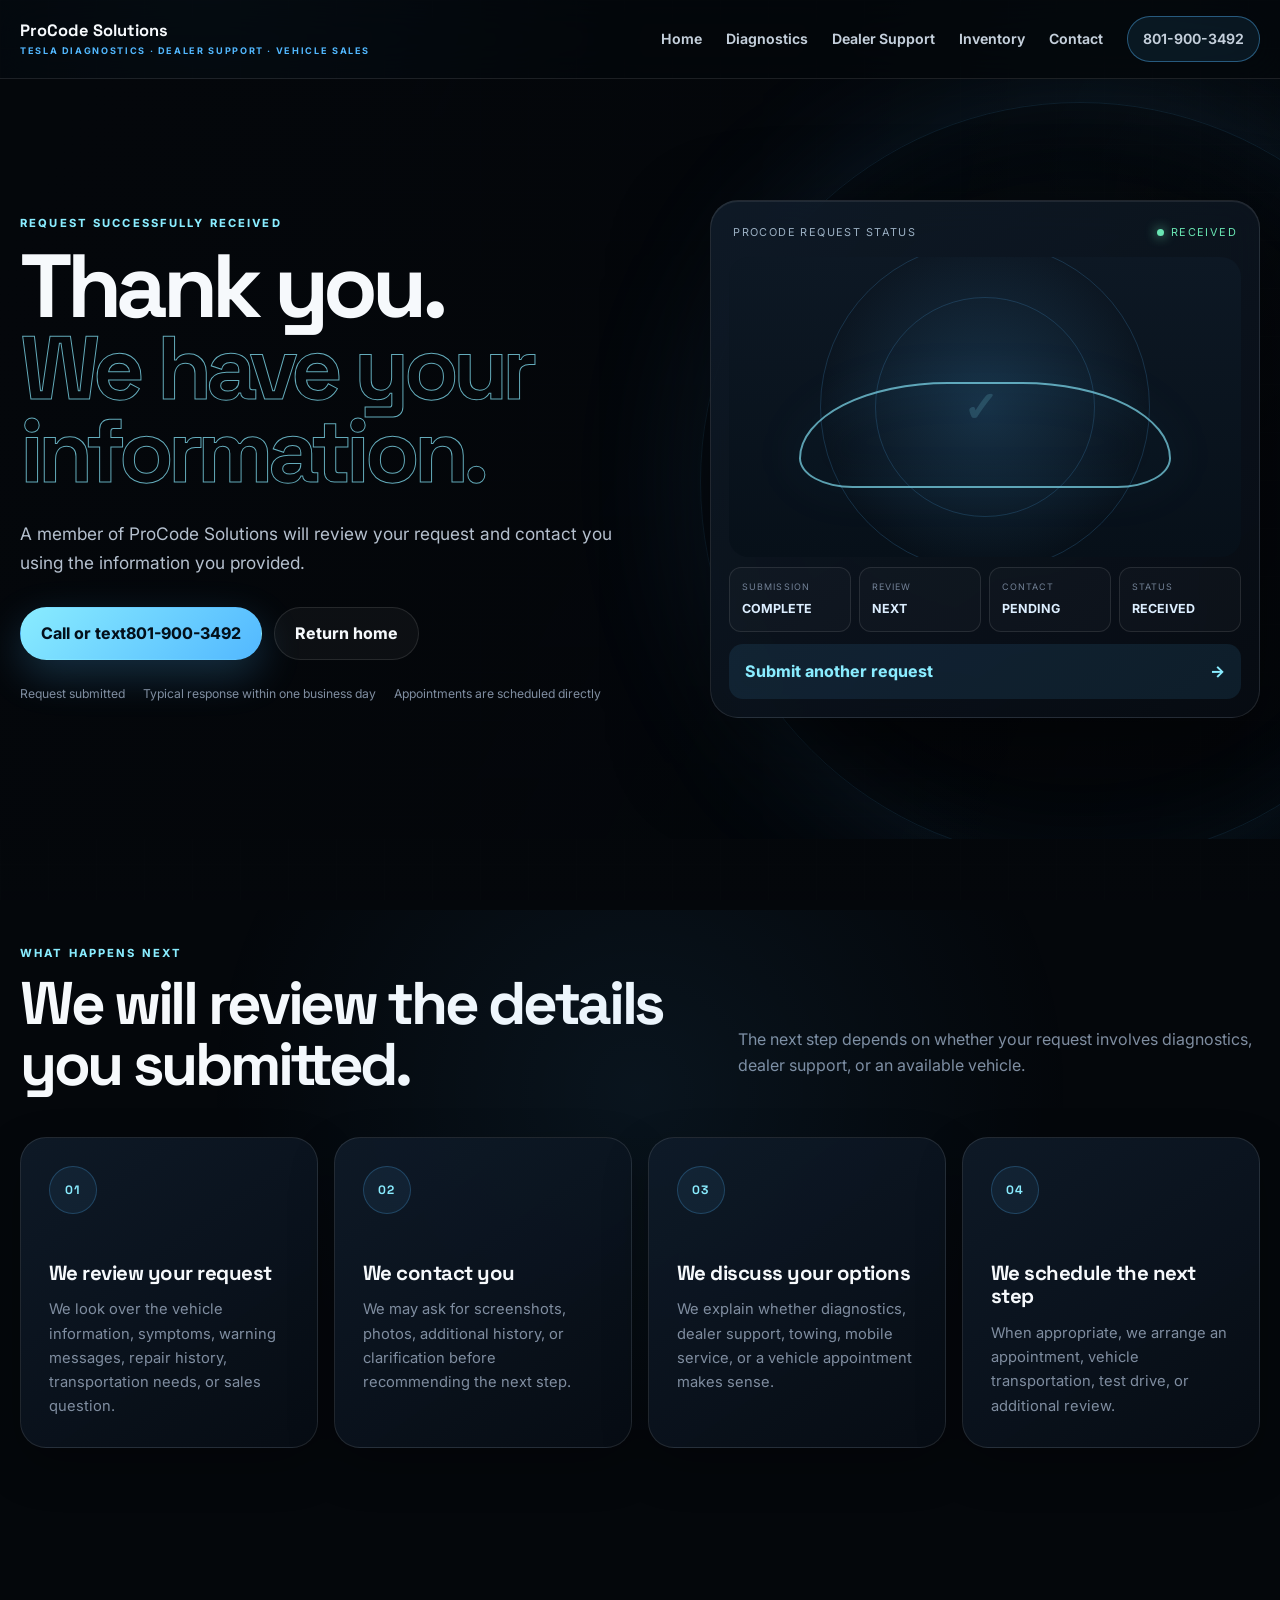
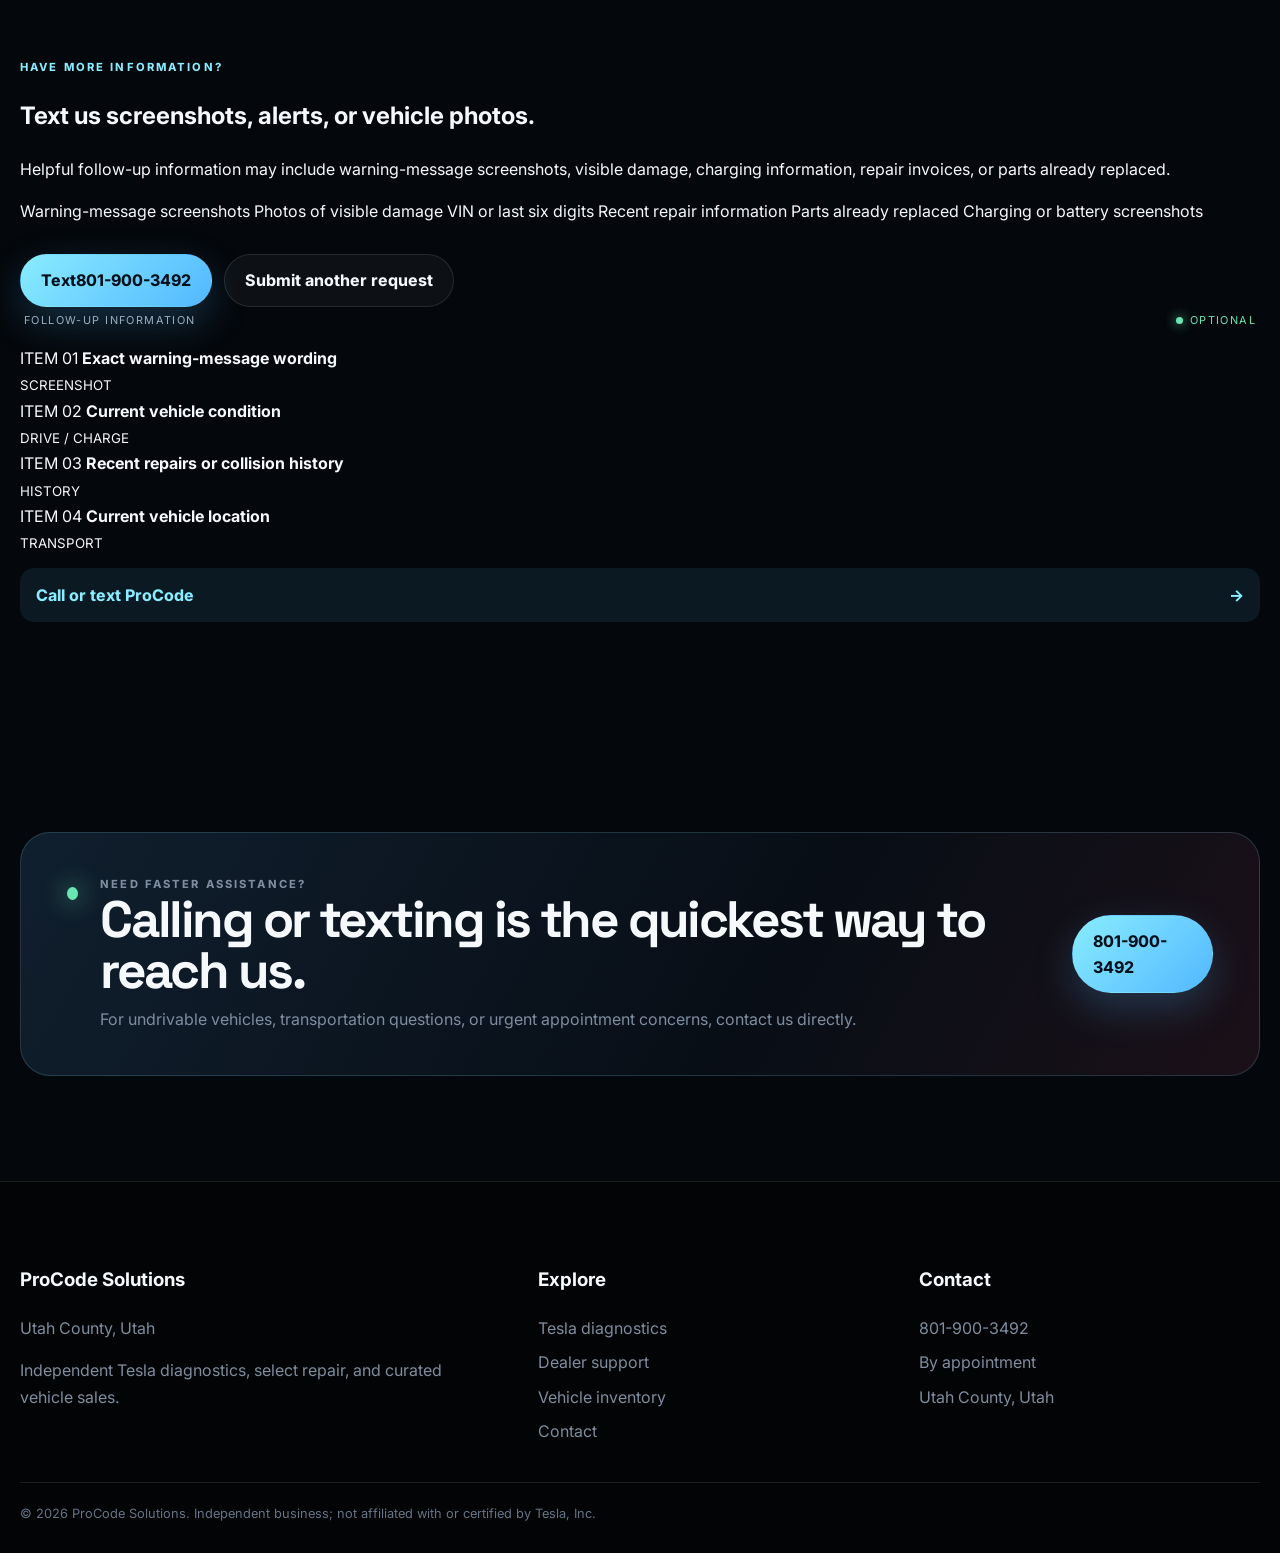
<file: thank-you.html>
<!doctype html>
<html lang="en">
<head>
  <meta charset="utf-8">

  <meta
    name="viewport"
    content="width=device-width, initial-scale=1"
  >

  <meta
    name="description"
    content="Your request has been received by ProCode Solutions."
  >

  <title>Request Received | ProCode Solutions</title>

  <link rel="stylesheet" href="assets/style.css">
  <link rel="stylesheet" href="assets/home.css">

  <script src="assets/script.js" defer></script>
</head>

<body>
  <a class="skip-link" href="#main">
    Skip to content
  </a>

  <header class="site-header">
    <div class="container nav">
      <a class="brand" href="index.html">
        <span data-business-name>
          ProCode Solutions
        </span>

        <small>
          TESLA DIAGNOSTICS · DEALER SUPPORT · VEHICLE SALES
        </small>
      </a>

      <button
        class="menu-button"
        aria-label="Open navigation"
        aria-expanded="false"
      >
        ☰
      </button>

      <nav class="nav-links" aria-label="Primary">
        <a href="index.html">Home</a>
        <a href="service.html">Diagnostics</a>
        <a href="dealer-support.html">Dealer Support</a>
        <a href="inventory.html">Inventory</a>
        <a href="contact.html">Contact</a>

        <a
          class="nav-cta"
          data-phone-link
          href="tel:8019003492"
        >
          <span data-phone-display>
            801-900-3492
          </span>
        </a>
      </nav>
    </div>
  </header>

  <main id="main">

    <section class="app-hero">
      <div class="hero-ambient"></div>

      <div class="container app-hero-grid">

        <div class="hero-copy reveal">
          <p class="eyebrow">
            Request successfully received
          </p>

          <h1>
            Thank you.
            <br>
            <span>We have your information.</span>
          </h1>

          <p class="hero-lead">
            A member of ProCode Solutions will review your request and
            contact you using the information you provided.
          </p>

          <div class="button-row">
            <a
              class="button primary"
              data-phone-link
              href="tel:8019003492"
            >
              Call or text
              <span data-phone-display>
                801-900-3492
              </span>
            </a>

            <a
              class="button glass"
              href="index.html"
            >
              Return home
            </a>
          </div>

          <div class="micro-trust">
            <span>Request submitted</span>
            <span>Typical response within one business day</span>
            <span>Appointments are scheduled directly</span>
          </div>
        </div>

        <aside class="hero-console reveal">
          <div class="console-top">
            <span>PROCODE REQUEST STATUS</span>
            <span class="live-dot">RECEIVED</span>
          </div>

          <div class="vehicle-silhouette">
            <div class="scan-ring ring-a"></div>
            <div class="scan-ring ring-b"></div>
            <div class="car-line">✓</div>
          </div>

          <div class="system-grid">
            <div>
              <span>SUBMISSION</span>
              <strong>COMPLETE</strong>
            </div>

            <div>
              <span>REVIEW</span>
              <strong>NEXT</strong>
            </div>

            <div>
              <span>CONTACT</span>
              <strong>PENDING</strong>
            </div>

            <div>
              <span>STATUS</span>
              <strong>RECEIVED</strong>
            </div>
          </div>

          <a
            href="contact.html"
            class="console-action"
          >
            Submit another request
            <span>→</span>
          </a>
        </aside>

      </div>
    </section>

    <section class="section trust-section">
      <div class="container">

        <div class="section-heading reveal">
          <div>
            <p class="eyebrow">
              What happens next
            </p>

            <h2>
              We will review the details you submitted.
            </h2>
          </div>

          <p>
            The next step depends on whether your request involves
            diagnostics, dealer support, or an available vehicle.
          </p>
        </div>

        <div class="trust-grid">

          <article class="trust-card reveal">
            <span class="trust-number">01</span>

            <h3>We review your request</h3>

            <p>
              We look over the vehicle information, symptoms, warning
              messages, repair history, transportation needs, or sales
              question.
            </p>
          </article>

          <article class="trust-card reveal">
            <span class="trust-number">02</span>

            <h3>We contact you</h3>

            <p>
              We may ask for screenshots, photos, additional history, or
              clarification before recommending the next step.
            </p>
          </article>

          <article class="trust-card reveal">
            <span class="trust-number">03</span>

            <h3>We discuss your options</h3>

            <p>
              We explain whether diagnostics, dealer support, towing,
              mobile service, or a vehicle appointment makes sense.
            </p>
          </article>

          <article class="trust-card reveal">
            <span class="trust-number">04</span>

            <h3>We schedule the next step</h3>

            <p>
              When appropriate, we arrange an appointment, vehicle
              transportation, test drive, or additional review.
            </p>
          </article>

        </div>
      </div>
    </section>

    <section class="section dealer-preview-section">
      <div class="container dealer-preview-grid">

        <div class="dealer-preview-copy reveal">
          <p class="eyebrow">
            Have more information?
          </p>

          <h2>
            Text us screenshots, alerts, or vehicle photos.
          </h2>

          <p>
            Helpful follow-up information may include warning-message
            screenshots, visible damage, charging information, repair
            invoices, or parts already replaced.
          </p>

          <div class="dealer-benefits">
            <span>Warning-message screenshots</span>
            <span>Photos of visible damage</span>
            <span>VIN or last six digits</span>
            <span>Recent repair information</span>
            <span>Parts already replaced</span>
            <span>Charging or battery screenshots</span>
          </div>

          <div class="button-row">
            <a
              class="button primary"
              data-phone-link
              href="tel:8019003492"
            >
              Text
              <span data-phone-display>
                801-900-3492
              </span>
            </a>

            <a
              class="button glass"
              href="contact.html"
            >
              Submit another request
            </a>
          </div>
        </div>

        <aside class="dealer-console reveal">
          <div class="console-top">
            <span>FOLLOW-UP INFORMATION</span>
            <span class="live-dot">OPTIONAL</span>
          </div>

          <div class="dealer-case-list">

            <div class="dealer-case">
              <div>
                <span>ITEM 01</span>
                <strong>Exact warning-message wording</strong>
              </div>

              <small>SCREENSHOT</small>
            </div>

            <div class="dealer-case">
              <div>
                <span>ITEM 02</span>
                <strong>Current vehicle condition</strong>
              </div>

              <small>DRIVE / CHARGE</small>
            </div>

            <div class="dealer-case">
              <div>
                <span>ITEM 03</span>
                <strong>Recent repairs or collision history</strong>
              </div>

              <small>HISTORY</small>
            </div>

            <div class="dealer-case">
              <div>
                <span>ITEM 04</span>
                <strong>Current vehicle location</strong>
              </div>

              <small>TRANSPORT</small>
            </div>

          </div>

          <a
            class="console-action"
            data-phone-link
            href="tel:8019003492"
          >
            Call or text ProCode
            <span>→</span>
          </a>
        </aside>

      </div>
    </section>

    <section class="section">
      <div class="container">

        <div class="app-cta reveal">
          <div>
            <span class="cta-pulse"></span>

            <div>
              <p class="eyebrow">
                Need faster assistance?
              </p>

              <h2>
                Calling or texting is the quickest way to reach us.
              </h2>

              <p>
                For undrivable vehicles, transportation questions, or
                urgent appointment concerns, contact us directly.
              </p>
            </div>
          </div>

          <a
            class="button primary"
            data-phone-link
            href="tel:8019003492"
          >
            <span data-phone-display>
              801-900-3492
            </span>
          </a>
        </div>

      </div>
    </section>

  </main>

  <footer class="site-footer">
    <div class="container">

      <div class="footer-grid">

        <div>
          <h3 data-business-name>
            ProCode Solutions
          </h3>

          <p data-city>
            Utah County, Utah
          </p>

          <p data-tagline>
            Independent Tesla diagnostics, dealer support, select repair,
            and professionally restored vehicle sales.
          </p>
        </div>

        <div>
          <h3>Explore</h3>

          <div class="footer-links">
            <a href="service.html">Tesla diagnostics</a>
            <a href="dealer-support.html">Dealer support</a>
            <a href="inventory.html">Vehicle inventory</a>
            <a href="contact.html">Contact</a>
          </div>
        </div>

        <div>
          <h3>Contact</h3>

          <div class="footer-links">
            <a
              data-phone-link
              href="tel:8019003492"
            >
              <span data-phone-display>
                801-900-3492
              </span>
            </a>

            <span data-hours>
              By appointment
            </span>

            <span data-city>
              Utah County, Utah
            </span>
          </div>
        </div>

      </div>

      <div class="footer-bottom">
        © <span data-year></span>
        <span data-business-name>
          ProCode Solutions
        </span>.

        Independent business; not affiliated with or certified by Tesla,
        Inc.
      </div>

    </div>
  </footer>
</body>
</html>
</file>
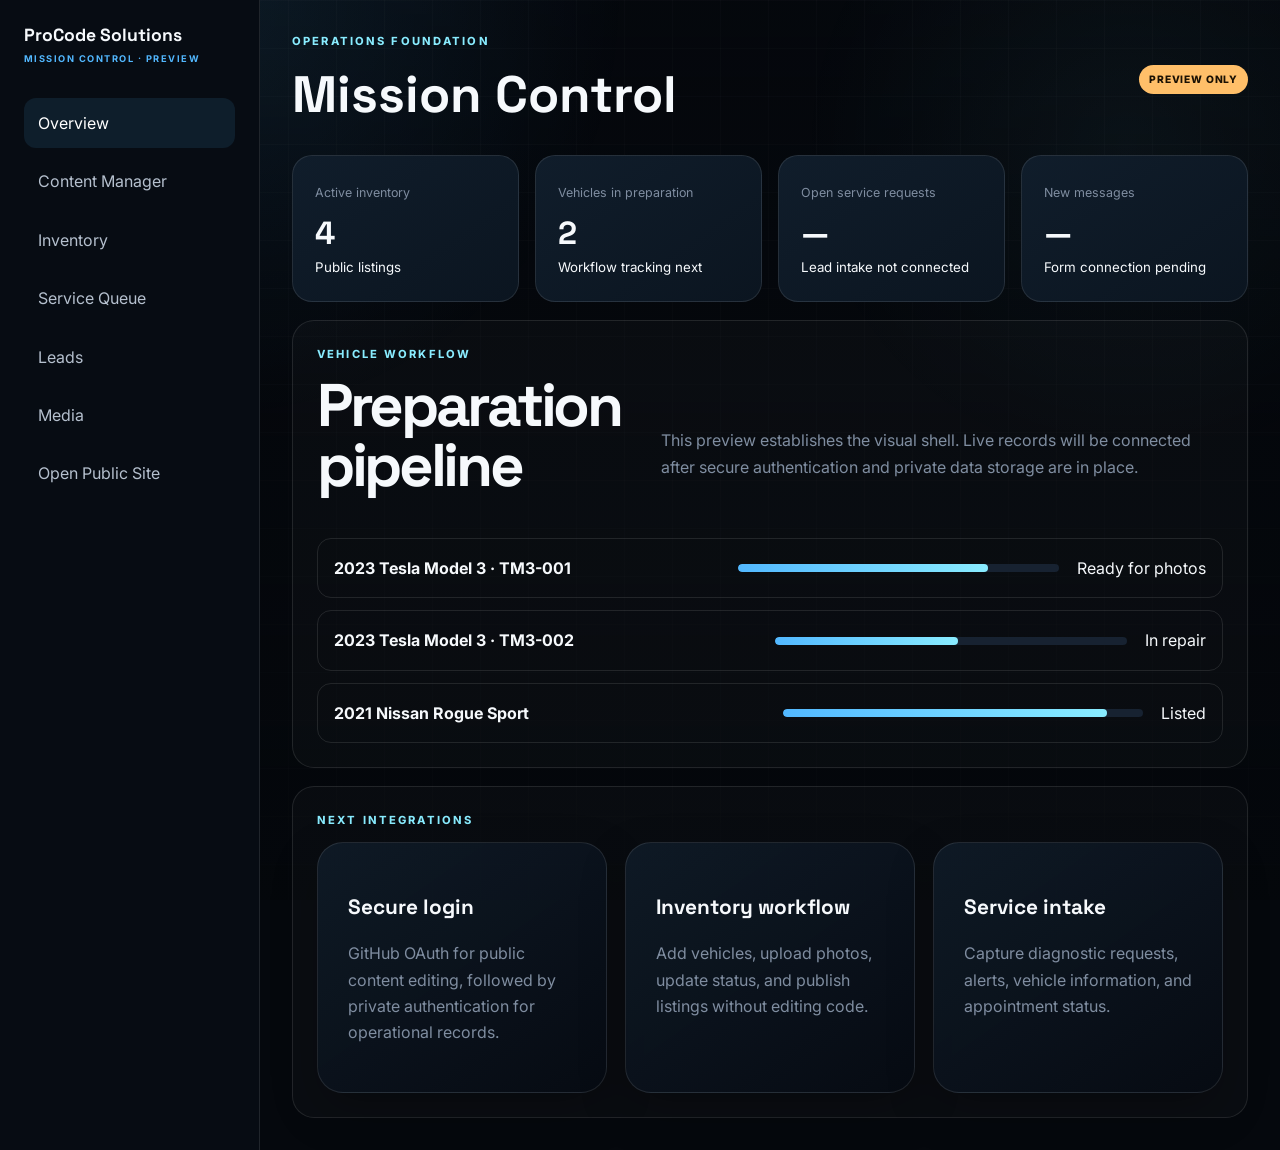
<file: admin/mission-control.html>
<!doctype html><html lang="en"><head><meta charset="utf-8"><meta name="viewport" content="width=device-width,initial-scale=1"><meta name="robots" content="noindex"><title>Mission Control Preview | ProCode Solutions</title><link rel="stylesheet" href="../assets/style.css"></head><body class="mc-body"><div class="mc-shell"><aside class="mc-sidebar"><div class="mc-logo">ProCode Solutions<small>MISSION CONTROL · PREVIEW</small></div><nav class="mc-nav"><a class="active" href="#">Overview</a><a href="index.html">Content Manager</a><a href="#">Inventory</a><a href="#">Service Queue</a><a href="#">Leads</a><a href="#">Media</a><a href="../index.html">Open Public Site</a></nav></aside><main class="mc-main"><header class="mc-topbar"><div><p class="eyebrow">Operations foundation</p><h1>Mission Control</h1></div><span class="badge coming-soon">Preview only</span></header><section class="mc-grid"><article class="metric-card"><span>Active inventory</span><strong>4</strong><small>Public listings</small></article><article class="metric-card"><span>Vehicles in preparation</span><strong>2</strong><small>Workflow tracking next</small></article><article class="metric-card"><span>Open service requests</span><strong>—</strong><small>Lead intake not connected</small></article><article class="metric-card"><span>New messages</span><strong>—</strong><small>Form connection pending</small></article></section><section class="mc-panel"><div class="section-heading"><div><p class="eyebrow">Vehicle workflow</p><h2>Preparation pipeline</h2></div><p>This preview establishes the visual shell. Live records will be connected after secure authentication and private data storage are in place.</p></div><div class="workflow-list"><div class="workflow-row"><strong>2023 Tesla Model 3 · TM3-001</strong><div class="progress"><span style="width:78%"></span></div><span>Ready for photos</span></div><div class="workflow-row"><strong>2023 Tesla Model 3 · TM3-002</strong><div class="progress"><span style="width:52%"></span></div><span>In repair</span></div><div class="workflow-row"><strong>2021 Nissan Rogue Sport</strong><div class="progress"><span style="width:90%"></span></div><span>Listed</span></div></div></section><section class="mc-panel"><p class="eyebrow">Next integrations</p><div class="feature-grid"><article class="feature-box"><h3>Secure login</h3><p>GitHub OAuth for public content editing, followed by private authentication for operational records.</p></article><article class="feature-box"><h3>Inventory workflow</h3><p>Add vehicles, upload photos, update status, and publish listings without editing code.</p></article><article class="feature-box"><h3>Service intake</h3><p>Capture diagnostic requests, alerts, vehicle information, and appointment status.</p></article></div></section></main></div></body></html>
</file>
<file: assets/style.css>
@import url('https://fonts.googleapis.com/css2?family=Inter:wght@400;500;600;700&family=Space+Grotesk:wght@500;600;700&display=swap');

:root {
  --bg-0: #04070b;
  --bg-1: #07101a;
  --surface-1: #0b1520;
  --surface-2: #101d2b;
  --surface-3: #152538;

  --text-1: #f6f9fc;
  --text-2: #b5c0ce;
  --text-3: #7f8da0;

  --line: rgba(255, 255, 255, .10);

  --brand: #52b8ff;
  --brand-2: #89ecff;
  --success: #69e6b3;
  --warning: #ffbf69;
  --danger: #ff6373;

  --radius-sm: 12px;
  --radius-md: 18px;
  --radius-lg: 26px;
  --radius-xl: 34px;

  --shadow-1: 0 18px 45px rgba(0, 0, 0, .26);
  --shadow-2: 0 35px 100px rgba(0, 0, 0, .46);

  --space-1: .5rem;
  --space-2: .75rem;
  --space-3: 1rem;
  --space-4: 1.5rem;
  --space-5: 2rem;
  --space-6: 3rem;
  --space-7: 4.5rem;
  --space-8: 7rem;

  --ease: cubic-bezier(.2, .8, .2, 1);
  --header-h: 78px;
}

* {
  box-sizing: border-box;
}

html {
  scroll-behavior: smooth;
}

body {
  margin: 0;
  min-height: 100vh;
  background: var(--bg-0);
  color: var(--text-1);
  font: 16px/1.65 Inter, system-ui, sans-serif;
}

body:before {
  content: "";
  position: fixed;
  inset: 0;
  z-index: -2;
  pointer-events: none;
  background:
    radial-gradient(
      circle at 16% 0,
      rgba(82, 184, 255, .12),
      transparent 30%
    ),
    radial-gradient(
      circle at 88% 16%,
      rgba(137, 236, 255, .06),
      transparent 24%
    ),
    linear-gradient(
      rgba(255, 255, 255, .018) 1px,
      transparent 1px
    ),
    linear-gradient(
      90deg,
      rgba(255, 255, 255, .018) 1px,
      transparent 1px
    );
  background-size:
    auto,
    auto,
    48px 48px,
    48px 48px;
}

body:after {
  content: "";
  position: fixed;
  inset: 0;
  z-index: -1;
  pointer-events: none;
  background:
    linear-gradient(
      180deg,
      rgba(4, 7, 11, .1),
      rgba(4, 7, 11, .72)
    );
}

a {
  color: inherit;
  text-decoration: none;
}

img {
  display: block;
  max-width: 100%;
}

button,
input,
select,
textarea {
  font: inherit;
}

.container {
  width: min(1240px, calc(100% - 40px));
  margin-inline: auto;
}

.skip-link {
  position: fixed;
  left: 16px;
  top: -100px;
  z-index: 1000;
  padding: 10px 14px;
  background: white;
  color: black;
  border-radius: 10px;
}

.skip-link:focus {
  top: 16px;
}

/* Header and navigation */

.site-header {
  position: sticky;
  top: 0;
  z-index: 50;
  background: rgba(4, 7, 11, .74);
  backdrop-filter: blur(20px);
  border-bottom: 1px solid var(--line);
}

.nav {
  height: var(--header-h);
  display: flex;
  align-items: center;
  justify-content: space-between;
  gap: 24px;
}

.brand {
  display: flex;
  flex-direction: column;
  font: 700 1.03rem/1 Space Grotesk;
}

.brand small,
.brand > span + span {
  margin-top: 7px;
  color: var(--brand);
  font: 700 .57rem/1 Inter;
  letter-spacing: .18em;
  text-transform: uppercase;
}

.nav-links {
  display: flex;
  align-items: center;
  gap: 24px;
}

.nav-links a {
  position: relative;
  color: #c4cfdb;
  font-size: .88rem;
  font-weight: 650;
}

.nav-links a:not(.nav-cta):after {
  content: "";
  position: absolute;
  left: 0;
  right: 100%;
  bottom: -8px;
  height: 2px;
  background: var(--brand);
  transition: right .25s var(--ease);
}

.nav-links a:hover,
.nav-links a[aria-current="page"] {
  color: #fff;
}

.nav-links a:hover:after,
.nav-links a[aria-current="page"]:after {
  right: 0;
}

.nav-cta {
  padding: 10px 15px;
  border: 1px solid rgba(82, 184, 255, .42);
  border-radius: 999px;
  background: rgba(82, 184, 255, .09);
}

.menu-button {
  display: none;
  width: 44px;
  height: 44px;
  border: 1px solid var(--line);
  border-radius: 10px;
  background: rgba(255, 255, 255, .03);
  color: white;
}

/* Shared typography and buttons */

.eyebrow {
  margin: 0 0 12px;
  color: var(--brand-2);
  font-weight: 750;
  font-size: .7rem;
  letter-spacing: .19em;
  text-transform: uppercase;
}

.button-row {
  display: flex;
  gap: 12px;
  flex-wrap: wrap;
  margin-top: 30px;
}

.button {
  display: inline-flex;
  align-items: center;
  justify-content: center;
  min-height: 50px;
  padding: 12px 20px;
  border: 1px solid transparent;
  border-radius: 999px;
  font-weight: 750;
  transition:
    transform .25s var(--ease),
    border-color .25s,
    background .25s;
}

.button:hover {
  transform: translateY(-2px);
}

.button.primary {
  background:
    linear-gradient(
      135deg,
      var(--brand-2),
      var(--brand)
    );
  color: #03101b;
  box-shadow: 0 15px 42px rgba(82, 184, 255, .23);
}

.button.secondary,
.button.glass {
  background: rgba(255, 255, 255, .04);
  border-color: var(--line);
}

.text-link {
  color: var(--brand-2);
  font-weight: 750;
}

/* Hero */

.app-hero {
  min-height: 760px;
  display: grid;
  align-items: center;
  position: relative;
  overflow: hidden;
  background:
    linear-gradient(
      115deg,
      #04070b 5%,
      rgba(4, 7, 11, .9) 54%,
      rgba(4, 7, 11, .5)
    ),
    radial-gradient(
      circle at 76% 42%,
      rgba(82, 184, 255, .19),
      transparent 26%
    );
}

.hero-ambient {
  position: absolute;
  width: 760px;
  height: 760px;
  right: -180px;
  top: 3%;
  border: 1px solid rgba(82, 184, 255, .13);
  border-radius: 50%;
  box-shadow:
    0 0 140px rgba(82, 184, 255, .12),
    inset 0 0 100px rgba(82, 184, 255, .06);
}

.app-hero-grid {
  position: relative;
  z-index: 2;
  display: grid;
  grid-template-columns: 1.06fr .94fr;
  gap: 70px;
  align-items: center;
  padding: 108px 0;
}

.hero-copy h1 {
  margin: 0 0 28px;
  font: 700 clamp(3.8rem, 7vw, 7rem)/.92 Space Grotesk;
  letter-spacing: -.065em;
}

.hero-copy h1 span {
  color: transparent;
  -webkit-text-stroke: 1px rgba(137, 236, 255, .72);
}

.hero-lead {
  max-width: 700px;
  color: var(--text-2);
  font-size: 1.08rem;
}

.micro-trust {
  display: flex;
  gap: 18px;
  flex-wrap: wrap;
  margin-top: 24px;
  color: var(--text-3);
  font-size: .76rem;
}

.hero-console,
.app-card,
.form-card,
.info-card,
.disclosure-box,
.feature-box {
  border: 1px solid var(--line);
  background:
    linear-gradient(
      145deg,
      rgba(17, 29, 43, .84),
      rgba(7, 12, 19, .92)
    );
  box-shadow: var(--shadow-1);
}

.hero-console {
  padding: 18px;
  border-radius: 28px;
  box-shadow:
    var(--shadow-2),
    inset 0 1px rgba(255, 255, 255, .08);
  backdrop-filter: blur(18px);
}

.console-top {
  display: flex;
  justify-content: space-between;
  padding: 5px 4px 15px;
  color: #9bb0c3;
  font-size: .68rem;
  letter-spacing: .13em;
}

.live-dot {
  color: var(--success);
}

.live-dot:before {
  content: "";
  display: inline-block;
  width: 7px;
  height: 7px;
  margin-right: 7px;
  background: var(--success);
  border-radius: 50%;
  box-shadow: 0 0 12px var(--success);
}

.vehicle-silhouette {
  height: 300px;
  position: relative;
  display: grid;
  place-items: center;
  overflow: hidden;
  border-radius: 20px;
  background:
    radial-gradient(
      circle,
      rgba(82, 184, 255, .18),
      transparent 55%
    ),
    linear-gradient(
      180deg,
      #0d1824,
      #071019
    );
}

.vehicle-silhouette:before {
  content: "";
  position: absolute;
  width: 72%;
  height: 34%;
  border: 2px solid rgba(137, 236, 255, .65);
  border-top-left-radius: 50% 90%;
  border-top-right-radius: 50% 90%;
  border-bottom-left-radius: 18% 35%;
  border-bottom-right-radius: 18% 35%;
  filter: drop-shadow(0 0 18px rgba(82, 184, 255, .55));
  transform: translateY(28px);
}

.car-line {
  color: rgba(137, 236, 255, .16);
  font: 700 2.6rem Space Grotesk;
  letter-spacing: .2em;
}

.scan-ring {
  position: absolute;
  border: 1px solid rgba(82, 184, 255, .18);
  border-radius: 50%;
  animation: pulse 3.6s ease-in-out infinite;
}

.ring-a {
  width: 220px;
  height: 220px;
}

.ring-b {
  width: 330px;
  height: 330px;
  animation-delay: .8s;
}

@keyframes pulse {
  50% {
    transform: scale(1.04);
    opacity: .48;
  }
}

.system-grid {
  display: grid;
  grid-template-columns: repeat(4, 1fr);
  gap: 8px;
  margin-top: 10px;
}

.system-grid div {
  padding: 12px;
  border: 1px solid var(--line);
  border-radius: 12px;
  background: rgba(255, 255, 255, .025);
}

.system-grid span,
.system-grid strong {
  display: block;
}

.system-grid span {
  color: #728196;
  font-size: .56rem;
  letter-spacing: .12em;
}

.system-grid strong {
  margin-top: 4px;
  color: #dceeff;
  font-size: .78rem;
}

.console-action {
  display: flex;
  justify-content: space-between;
  margin-top: 12px;
  padding: 14px 16px;
  border-radius: 14px;
  background: rgba(82, 184, 255, .1);
  color: var(--brand-2);
  font-weight: 750;
}

/* Business mode cards */

.mode-switch {
  position: relative;
  z-index: 4;
  margin-top: -38px;
}

.mode-grid {
  display: grid;
  grid-template-columns: 1fr 1fr;
  gap: 18px;
}

.mode-card {
  min-height: 270px;
  padding: 34px;
  display: flex;
  flex-direction: column;
  justify-content: space-between;
  border: 1px solid var(--line);
  border-radius: 28px;
  box-shadow: var(--shadow-2);
  transition:
    transform .3s var(--ease),
    border-color .3s;
}

.mode-card:hover {
  transform: translateY(-5px);
  border-color: rgba(82, 184, 255, .35);
}

.service-mode {
  background:
    linear-gradient(
      145deg,
      rgba(20, 46, 68, .96),
      rgba(8, 16, 26, .98)
    );
}

.sales-mode {
  background:
    linear-gradient(
      145deg,
      rgba(38, 31, 48, .95),
      rgba(10, 14, 22, .98)
    );
}

.mode-card h2 {
  margin: 0;
  font: 700 clamp(2rem, 4vw, 3.5rem)/1 Space Grotesk;
  letter-spacing: -.05em;
}

.mode-card p {
  max-width: 470px;
  color: #a9b7c6;
}

.mode-card > span {
  color: var(--brand-2);
  font-weight: 750;
}

/* Shared sections */

.section {
  padding: 105px 0;
}

.app-section {
  background:
    linear-gradient(
      180deg,
      transparent,
      rgba(255, 255, 255, .02),
      transparent
    );
}

.section-heading {
  display: flex;
  justify-content: space-between;
  align-items: end;
  gap: 40px;
  margin-bottom: 42px;
}

.section-heading h2,
.detail-section h2 {
  margin: 0;
  font: 700 clamp(2.3rem, 4.7vw, 4.3rem)/1 Space Grotesk;
  letter-spacing: -.055em;
}

.section-heading > p {
  max-width: 580px;
  color: var(--text-3);
}

.section-action {
  display: flex;
  justify-content: center;
  margin-top: 34px;
}

/* Trust section */

.trust-section {
  position: relative;
}

.trust-section:before {
  content: "";
  position: absolute;
  inset: 10% 0 auto;
  height: 520px;
  pointer-events: none;
  background:
    radial-gradient(
      circle at 50% 35%,
      rgba(82, 184, 255, .08),
      transparent 60%
    );
}

.trust-grid {
  position: relative;
  display: grid;
  grid-template-columns: repeat(4, 1fr);
  gap: 16px;
}

.trust-card {
  min-height: 285px;
  padding: 28px;
  border: 1px solid var(--line);
  border-radius: var(--radius-lg);
  background:
    linear-gradient(
      145deg,
      rgba(16, 29, 43, .86),
      rgba(7, 13, 21, .94)
    );
  box-shadow: var(--shadow-1);
  transition:
    transform .3s var(--ease),
    border-color .3s,
    background .3s;
}

.trust-card:hover {
  transform: translateY(-5px);
  border-color: rgba(82, 184, 255, .34);
  background:
    linear-gradient(
      145deg,
      rgba(20, 38, 55, .94),
      rgba(7, 13, 21, .98)
    );
}

.trust-number {
  display: inline-flex;
  align-items: center;
  justify-content: center;
  width: 48px;
  height: 48px;
  margin-bottom: 48px;
  border: 1px solid rgba(82, 184, 255, .24);
  border-radius: 50%;
  background: rgba(82, 184, 255, .07);
  color: var(--brand-2);
  font: 700 .76rem Space Grotesk;
  letter-spacing: .12em;
}

.trust-card h3 {
  margin: 0 0 12px;
  font: 700 1.28rem/1.15 Space Grotesk;
  letter-spacing: -.025em;
}

.trust-card p {
  margin: 0;
  color: var(--text-3);
  font-size: .92rem;
}

/* Service cards */

.service-app-grid,
.service-grid {
  display: grid;
  grid-template-columns: repeat(2, 1fr);
  gap: 14px;
}

.service-tile {
  display: grid;
  grid-template-columns: 58px 1fr auto;
  gap: 20px;
  align-items: center;
  padding: 25px;
  border-radius: var(--radius-lg);
  transition:
    transform .25s var(--ease),
    border-color .25s;
}

.service-tile:hover {
  transform: translateY(-3px);
  border-color: rgba(82, 184, 255, .3);
}

.service-index {
  color: rgba(137, 236, 255, .35);
  font: 700 1.4rem Space Grotesk;
}

.service-tile h3 {
  margin: 0 0 5px;
  font: 700 1.2rem Space Grotesk;
}

.service-tile p {
  margin: 0;
  color: var(--text-3);
  font-size: .9rem;
}

.service-arrow {
  color: var(--brand-2);
}

/* Journey section */

.journey-section {
  position: relative;
  overflow: hidden;
  background:
    linear-gradient(
      180deg,
      rgba(255, 255, 255, .012),
      rgba(82, 184, 255, .025),
      rgba(255, 255, 255, .012)
    );
}

.journey-section:before {
  content: "";
  position: absolute;
  width: 760px;
  height: 760px;
  right: -380px;
  top: 80px;
  border: 1px solid rgba(82, 184, 255, .08);
  border-radius: 50%;
  box-shadow:
    0 0 180px rgba(82, 184, 255, .06),
    inset 0 0 120px rgba(82, 184, 255, .03);
}

.journey-timeline {
  position: relative;
  display: grid;
  grid-template-columns: repeat(4, 1fr);
  gap: 0;
  margin-top: 60px;
}

.journey-timeline:before {
  content: "";
  position: absolute;
  top: 33px;
  left: 6%;
  right: 6%;
  height: 1px;
  background:
    linear-gradient(
      90deg,
      transparent,
      rgba(82, 184, 255, .55),
      rgba(137, 236, 255, .3),
      transparent
    );
}

.journey-step {
  position: relative;
  padding: 0 24px;
}

.journey-marker {
  position: relative;
  z-index: 2;
  display: grid;
  place-items: center;
  width: 66px;
  height: 66px;
  margin-bottom: 30px;
  border: 1px solid rgba(82, 184, 255, .35);
  border-radius: 50%;
  background:
    radial-gradient(
      circle,
      rgba(82, 184, 255, .18),
      rgba(7, 16, 25, .98) 70%
    );
  color: var(--brand-2);
  box-shadow:
    0 0 28px rgba(82, 184, 255, .12),
    inset 0 0 20px rgba(82, 184, 255, .08);
  font: 700 .76rem Space Grotesk;
  letter-spacing: .12em;
}

.journey-label {
  margin: 0 0 8px;
  color: var(--brand-2);
  font-size: .67rem;
  font-weight: 750;
  letter-spacing: .15em;
  text-transform: uppercase;
}

.journey-step h3 {
  margin: 0 0 14px;
  font: 700 1.3rem/1.15 Space Grotesk;
  letter-spacing: -.025em;
}

.journey-step p:last-child {
  margin: 0;
  color: var(--text-3);
  font-size: .91rem;
}

.journey-statement {
  max-width: 940px;
  margin: 72px auto 0;
  padding: 34px 40px;
  border: 1px solid rgba(137, 236, 255, .18);
  border-radius: var(--radius-lg);
  background:
    linear-gradient(
      120deg,
      rgba(16, 31, 46, .9),
      rgba(7, 13, 21, .94)
    );
  text-align: center;
  box-shadow: var(--shadow-1);
}

.journey-statement p {
  margin: 0;
  color: #dbeaf6;
  font: 600 clamp(1.35rem, 2.6vw, 2.2rem)/1.35 Space Grotesk;
  letter-spacing: -.025em;
}

/* Inventory cards */

.inventory-preview-section {
  position: relative;
}

.inventory-preview-section:after {
  content: "";
  position: absolute;
  left: 50%;
  bottom: 0;
  width: min(900px, 80%);
  height: 1px;
  transform: translateX(-50%);
  background:
    linear-gradient(
      90deg,
      transparent,
      rgba(82, 184, 255, .2),
      transparent
    );
}

.inventory-grid {
  display: grid;
  grid-template-columns: repeat(3, 1fr);
  gap: 20px;
}

.vehicle-card {
  overflow: hidden;
  border-radius: var(--radius-lg);
  transition:
    transform .3s var(--ease),
    border-color .3s;
}

.vehicle-card:hover {
  transform: translateY(-6px);
  border-color: rgba(82, 184, 255, .35);
}

.vehicle-image {
  position: relative;
  aspect-ratio: 4 / 3;
  overflow: hidden;
  background: #0d1520;
}

.vehicle-image img {
  width: 100%;
  height: 100%;
  object-fit: cover;
  transition: transform .45s var(--ease);
}

.vehicle-card:hover img {
  transform: scale(1.04);
}

.badge {
  display: inline-flex;
  padding: 6px 10px;
  border-radius: 999px;
  background: rgba(255, 255, 255, .08);
  font-size: .64rem;
  font-weight: 800;
  letter-spacing: .08em;
  text-transform: uppercase;
}

.vehicle-image .badge {
  position: absolute;
  z-index: 2;
  top: 14px;
  left: 14px;
}

.badge.available {
  background: rgba(105, 230, 179, .92);
  color: #04140e;
}

.badge.coming-soon {
  background: var(--warning);
  color: #1b1103;
}

.badge.sale-pending {
  background: #d8c5ff;
  color: #160d25;
}

.badge.sold {
  background: #7c8796;
  color: white;
}

.vehicle-card-body {
  padding: 21px;
}

.card-topline {
  display: flex;
  justify-content: space-between;
  gap: 12px;
  color: #6f7d90;
  font-size: .7rem;
  letter-spacing: .08em;
  text-transform: uppercase;
}

.vehicle-card h3 {
  margin: 10px 0 5px;
  font: 700 1.35rem Space Grotesk;
}

.vehicle-meta {
  margin: 0;
  color: var(--text-3);
}

.vehicle-card-footer {
  display: flex;
  justify-content: space-between;
  align-items: center;
  gap: 14px;
  margin-top: 18px;
  padding-top: 16px;
  border-top: 1px solid var(--line);
}

.skeleton {
  min-height: 330px;
  border-radius: var(--radius-lg);
  background:
    linear-gradient(
      90deg,
      #0c1520 25%,
      #142131 50%,
      #0c1520 75%
    );
  background-size: 200% 100%;
  animation: shimmer 1.3s infinite;
}

@keyframes shimmer {
  to {
    background-position: -200% 0;
  }
}

/* CTA */

.app-cta {
  padding: 42px 46px;
  display: flex;
  justify-content: space-between;
  align-items: center;
  gap: 30px;
  border: 1px solid rgba(137, 236, 255, .17);
  border-radius: 30px;
  background:
    linear-gradient(
      120deg,
      #101f2e,
      #080e16 60%,
      #1b1018
    );
}

.app-cta > div {
  display: flex;
  gap: 22px;
  align-items: flex-start;
}

.cta-pulse {
  width: 13px;
  height: 13px;
  margin-top: 12px;
  background: var(--success);
  border-radius: 50%;
  box-shadow: 0 0 25px var(--success);
}

.app-cta h2 {
  margin: 0 0 10px;
  font: 700 clamp(2rem, 4vw, 3.4rem)/1 Space Grotesk;
  letter-spacing: -.05em;
}

.app-cta p {
  margin: 0;
  color: var(--text-3);
}

/* Interior page heroes */

.page-hero {
  padding: 125px 0 80px;
  border-bottom: 1px solid var(--line);
  background:
    radial-gradient(
      circle at 75% 25%,
      rgba(82, 184, 255, .15),
      transparent 28%
    ),
    linear-gradient(
      135deg,
      #0c1622,
      #04070b
    );
}

.page-hero h1,
.vehicle-summary h1 {
  margin: 0 0 20px;
  font: 700 clamp(3rem, 6vw, 5.7rem)/.95 Space Grotesk;
  letter-spacing: -.06em;
}

.page-hero p {
  max-width: 760px;
  color: var(--text-3);
  font-size: 1.06rem;
}

/* Filters */

.filters {
  display: grid;
  grid-template-columns: 1fr 230px auto;
  gap: 12px;
  margin-bottom: 25px;
  padding: 15px;
  border: 1px solid var(--line);
  border-radius: 18px;
  background: rgba(255, 255, 255, .025);
}

input,
select,
textarea,
.input {
  width: 100%;
  padding: 13px 14px;
  border: 1px solid var(--line);
  border-radius: 12px;
  background: #09111a;
  color: white;
  outline: none;
  transition:
    border-color .2s,
    box-shadow .2s;
}

input:focus,
select:focus,
textarea:focus,
.input:focus {
  border-color: rgba(82, 184, 255, .7);
  box-shadow: 0 0 0 4px rgba(82, 184, 255, .12);
}

textarea {
  min-height: 150px;
}

.filter-count {
  align-self: center;
  color: var(--text-3);
}

/* Features and forms */

.feature-grid {
  display: grid;
  grid-template-columns: repeat(3, 1fr);
  gap: 18px;
}

.feature-box,
.form-card,
.info-card,
.disclosure-box {
  padding: 30px;
  border-radius: var(--radius-lg);
}

.feature-box h3 {
  font: 700 1.3rem Space Grotesk;
}

.feature-box p {
  color: var(--text-3);
}

.number {
  color: rgba(137, 236, 255, .3);
  font: 700 2.3rem Space Grotesk;
}

.form-layout {
  display: grid;
  grid-template-columns: 1fr .75fr;
  gap: 30px;
}

.form-grid {
  display: grid;
  grid-template-columns: 1fr 1fr;
  gap: 16px;
}

.form-field {
  display: grid;
  gap: 7px;
}

.form-field.full {
  grid-column: 1 / -1;
}

.form-field label {
  color: var(--text-2);
  font-size: .82rem;
  font-weight: 650;
}

.info-card h2 {
  font: 700 2rem Space Grotesk;
}

.notice {
  margin-top: 24px;
  padding: 17px;
  border-left: 3px solid var(--danger);
  background: rgba(255, 99, 115, .08);
  color: var(--text-3);
}

/* Vehicle details */

.vehicle-detail {
  padding: 70px 0 110px;
}

.vehicle-detail-grid {
  display: grid;
  grid-template-columns: 1.45fr .75fr;
  gap: 34px;
  align-items: start;
}

.main-photo {
  aspect-ratio: 4 / 3;
  overflow: hidden;
  border: 1px solid var(--line);
  border-radius: var(--radius-lg);
  background: var(--surface-1);
}

.main-photo img {
  width: 100%;
  height: 100%;
  object-fit: cover;
}

.thumbnail-row {
  display: grid;
  grid-template-columns: repeat(6, 1fr);
  gap: 8px;
  margin-top: 10px;
}

.thumbnail {
  aspect-ratio: 4 / 3;
  padding: 0;
  overflow: hidden;
  border: 1px solid var(--line);
  border-radius: 10px;
  background: none;
  cursor: pointer;
}

.thumbnail.active {
  border-color: var(--brand);
}

.thumbnail img {
  width: 100%;
  height: 100%;
  object-fit: cover;
}

.vehicle-summary {
  position: sticky;
  top: 100px;
  padding: 30px;
  border-radius: var(--radius-lg);
}

.vehicle-summary h1 {
  margin-top: 15px;
  font-size: clamp(2.2rem, 4vw, 3.6rem);
}

.detail-price {
  font-size: 2rem;
  font-weight: 800;
}

.detail-mileage {
  color: var(--text-3);
}

.detail-section {
  margin-top: 48px;
  padding-top: 48px;
  border-top: 1px solid var(--line);
}

.spec-grid {
  display: grid;
  grid-template-columns: repeat(3, 1fr);
  gap: 1px;
  overflow: hidden;
  margin-top: 25px;
  border: 1px solid var(--line);
  border-radius: 20px;
  background: var(--line);
}

.spec-grid div {
  padding: 20px;
  background: var(--surface-1);
}

.spec-grid span {
  display: block;
  color: var(--text-3);
  font-size: .78rem;
}

.two-column {
  display: grid;
  grid-template-columns: 1fr 1fr;
  gap: 35px;
}

.check-list {
  padding: 0;
  list-style: none;
}

.check-list li {
  padding: 10px 0;
  border-bottom: 1px solid var(--line);
}

.check-list li:before {
  content: "✓";
  margin-right: 9px;
  color: var(--success);
}

.empty-state {
  grid-column: 1 / -1;
  padding: 40px;
  border: 1px dashed var(--line);
  border-radius: 20px;
  color: var(--text-3);
  text-align: center;
}

/* Process and story sections */

.process-grid {
  display: grid;
  grid-template-columns: repeat(4, 1fr);
  gap: 16px;
}

.process-grid article {
  padding: 26px;
  border: 1px solid var(--line);
  border-radius: var(--radius-lg);
  background: rgba(255, 255, 255, .025);
}

.process-grid span {
  color: var(--brand-2);
  font-weight: 800;
}

.process-grid h3 {
  font: 700 1.15rem Space Grotesk;
}

.process-grid p,
.story-panel p {
  color: var(--text-3);
}

.alt {
  background: rgba(255, 255, 255, .016);
}

/* Footer */

.site-footer {
  padding: 65px 0 28px;
  border-top: 1px solid var(--line);
  background: #020405;
}

.footer-grid {
  display: grid;
  grid-template-columns: 1.4fr 1fr 1fr;
  gap: 40px;
}

.footer-grid p,
.footer-links a,
.footer-links span {
  color: #7f8d9f;
}

.footer-links {
  display: grid;
  gap: 8px;
}

.footer-bottom {
  margin-top: 38px;
  padding-top: 20px;
  border-top: 1px solid var(--line);
  color: #667487;
  font-size: .8rem;
}

/* Animation and notifications */

.reveal {
  opacity: 0;
  transform: translateY(18px);
  transition: .7s var(--ease);
}

.reveal.is-visible {
  opacity: 1;
  transform: none;
}

.toast {
  position: fixed;
  right: 20px;
  bottom: 20px;
  z-index: 100;
  padding: 14px 18px;
  border: 1px solid var(--line);
  border-radius: 14px;
  background: #0b1520;
  box-shadow: var(--shadow-2);
  transform: translateY(30px);
  opacity: 0;
  transition: .3s;
}

.toast.show {
  transform: none;
  opacity: 1;
}

/* Mission Control preview */

.mc-body {
  background: #05080d;
}

.mc-shell {
  display: grid;
  grid-template-columns: 260px 1fr;
  min-height: 100vh;
}

.mc-sidebar {
  padding: 24px;
  border-right: 1px solid var(--line);
  background: #070c13;
}

.mc-logo {
  margin-bottom: 34px;
  font: 700 1.1rem Space Grotesk;
}

.mc-logo small {
  display: block;
  margin-top: 7px;
  color: var(--brand);
  font: 700 .58rem Inter;
  letter-spacing: .16em;
}

.mc-nav {
  display: grid;
  gap: 8px;
}

.mc-nav a {
  padding: 12px 14px;
  border-radius: 12px;
  color: var(--text-2);
}

.mc-nav a.active,
.mc-nav a:hover {
  background: rgba(82, 184, 255, .1);
  color: white;
}

.mc-main {
  padding: 32px;
}

.mc-topbar {
  display: flex;
  justify-content: space-between;
  align-items: center;
  gap: 20px;
  margin-bottom: 28px;
}

.mc-topbar h1 {
  margin: 0;
  font: 700 clamp(2rem, 4vw, 3.3rem) Space Grotesk;
}

.mc-grid {
  display: grid;
  grid-template-columns: repeat(4, 1fr);
  gap: 16px;
}

.metric-card {
  padding: 22px;
  border: 1px solid var(--line);
  border-radius: 20px;
  background:
    linear-gradient(
      145deg,
      var(--surface-2),
      var(--surface-1)
    );
}

.metric-card span {
  color: var(--text-3);
  font-size: .78rem;
}

.metric-card strong {
  display: block;
  margin-top: 8px;
  font: 700 2rem Space Grotesk;
}

.mc-panel {
  margin-top: 18px;
  padding: 24px;
  border: 1px solid var(--line);
  border-radius: 22px;
  background: rgba(255, 255, 255, .025);
}

.workflow-list {
  display: grid;
  gap: 12px;
}

.workflow-row {
  display: grid;
  grid-template-columns: 1.2fr 1fr auto;
  gap: 18px;
  align-items: center;
  padding: 16px;
  border: 1px solid var(--line);
  border-radius: 14px;
}

.progress {
  height: 8px;
  overflow: hidden;
  border-radius: 999px;
  background: #172231;
}

.progress span {
  display: block;
  height: 100%;
  border-radius: 999px;
  background:
    linear-gradient(
      90deg,
      var(--brand),
      var(--brand-2)
    );
}

/* Tablet */

@media (max-width: 980px) {
  .menu-button {
    display: grid;
    place-items: center;
  }

  .nav-links {
    display: none;
    position: absolute;
    top: var(--header-h);
    left: 0;
    right: 0;
    padding: 22px;
    flex-direction: column;
    align-items: stretch;
    background: #070c13;
    border-bottom: 1px solid var(--line);
  }

  .nav-links.open {
    display: flex;
  }

  .app-hero-grid,
  .vehicle-detail-grid,
  .form-layout,
  .two-column {
    grid-template-columns: 1fr;
  }

  .hero-console {
    max-width: 650px;
  }

  .mode-grid,
  .service-app-grid,
  .service-grid {
    grid-template-columns: 1fr;
  }

  .inventory-grid,
  .feature-grid,
  .trust-grid {
    grid-template-columns: repeat(2, 1fr);
  }

  .journey-timeline {
    grid-template-columns: repeat(2, 1fr);
    gap: 46px 0;
  }

  .journey-timeline:before {
    display: none;
  }

  .vehicle-summary {
    position: static;
  }

  .footer-grid {
    grid-template-columns: 1fr 1fr;
  }

  .filters {
    grid-template-columns: 1fr 1fr;
  }

  .filter-count {
    grid-column: 1 / -1;
  }

  .app-cta {
    align-items: flex-start;
    flex-direction: column;
  }

  .process-grid {
    grid-template-columns: repeat(2, 1fr);
  }

  .mc-shell {
    grid-template-columns: 1fr;
  }

  .mc-sidebar {
    display: none;
  }

  .mc-grid {
    grid-template-columns: repeat(2, 1fr);
  }
}

/* Mobile */

@media (max-width: 640px) {
  .container {
    width: min(100% - 24px, 1240px);
  }

  .app-hero-grid {
    padding: 80px 0;
  }

  .hero-copy h1 {
    font-size: 3.55rem;
  }

  .hero-console {
    padding: 12px;
  }

  .vehicle-silhouette {
    height: 230px;
  }

  .system-grid {
    grid-template-columns: 1fr 1fr;
  }

  .section {
    padding: 72px 0;
  }

  .section-heading {
    align-items: flex-start;
    flex-direction: column;
  }

  .inventory-grid,
  .feature-grid,
  .form-grid,
  .spec-grid,
  .footer-grid,
  .process-grid,
  .trust-grid,
  .journey-timeline {
    grid-template-columns: 1fr;
  }

  .mode-card {
    min-height: 240px;
    padding: 26px;
  }

  .app-cta {
    padding: 30px 24px;
  }

  .thumbnail-row {
    grid-template-columns: repeat(4, 1fr);
  }

  .page-hero {
    padding: 95px 0 58px;
  }

  .page-hero h1 {
    font-size: 3.4rem;
  }

  .filters {
    grid-template-columns: 1fr;
  }

  .mc-main {
    padding: 20px;
  }

  .mc-grid {
    grid-template-columns: 1fr;
  }

  .workflow-row {
    grid-template-columns: 1fr;
  }

  .vehicle-card-footer {
    align-items: flex-start;
    flex-direction: column;
  }

  .trust-card {
    min-height: auto;
  }

  .trust-number {
    margin-bottom: 28px;
  }

  .journey-step {
    padding: 0;
    display: grid;
    grid-template-columns: 58px 1fr;
    gap: 18px;
  }

  .journey-marker {
    width: 54px;
    height: 54px;
    margin: 0;
  }

  .journey-statement {
    margin-top: 48px;
    padding: 26px 22px;
  }
}

/* Reduced motion */

@media (prefers-reduced-motion: reduce) {
  html {
    scroll-behavior: auto;
  }

  *,
  *:before,
  *:after {
    animation: none !important;
    transition: none !important;
  }

  .reveal {
    opacity: 1;
    transform: none;
  }
}

.form-submit-message {
  margin: 0 0 22px;
  padding: 15px 17px;
  border-radius: 13px;
  font-size: .88rem;
}

.form-submit-error {
  border: 1px solid rgba(255,99,115,.28);
  background: rgba(255,99,115,.08);
  color: #ffc4cb;
}

.request-form button[type="submit"]:disabled {
  cursor: wait;
  opacity: .68;
  transform: none;
}
</file>
<file: assets/dealer-support.css>
/* ProCode Solutions — Dealer & Shop Support */

.dealer-hero {
  position: relative;
  min-height: 760px;
  display: grid;
  align-items: center;
  overflow: hidden;
  background:
    linear-gradient(
      115deg,
      #04070b 5%,
      rgba(7, 10, 18, .92) 55%,
      rgba(13, 12, 28, .62)
    ),
    radial-gradient(
      circle at 76% 42%,
      rgba(109, 96, 255, .18),
      transparent 29%
    );
}

.dealer-hero-ambient {
  position: absolute;
  width: 780px;
  height: 780px;
  right: -210px;
  top: 0;
  border: 1px solid rgba(137, 236, 255, .1);
  border-radius: 50%;
  box-shadow:
    0 0 160px rgba(89, 91, 255, .1),
    inset 0 0 120px rgba(82, 184, 255, .04);
}

.dealer-hero-grid {
  position: relative;
  z-index: 2;
  display: grid;
  grid-template-columns: 1.08fr .92fr;
  gap: 70px;
  align-items: center;
  padding: 108px 0;
}

.dealer-hero-copy h1 {
  margin: 0 0 28px;
  font: 700 clamp(3.6rem, 6.8vw, 6.6rem)/.92 Space Grotesk;
  letter-spacing: -.065em;
}

.dealer-hero-copy h1 span {
  color: transparent;
  -webkit-text-stroke: 1px rgba(137, 236, 255, .72);
}

.dealer-hero-lead {
  max-width: 760px;
  color: var(--text-2);
  font-size: 1.08rem;
}

.dealer-hero-console {
  padding: 20px;
  border: 1px solid var(--line);
  border-radius: var(--radius-lg);
  background:
    linear-gradient(
      145deg,
      rgba(24, 28, 49, .94),
      rgba(6, 11, 18, .99)
    );
  box-shadow: var(--shadow-2);
}

.dealer-system-display {
  position: relative;
  height: 300px;
  display: grid;
  place-items: center;
  overflow: hidden;
  border-radius: 20px;
  background:
    radial-gradient(
      circle,
      rgba(88, 111, 255, .2),
      transparent 58%
    ),
    linear-gradient(
      180deg,
      #11162a,
      #080d16
    );
}

.dealer-scan-ring {
  position: absolute;
  border: 1px solid rgba(137, 236, 255, .18);
  border-radius: 50%;
  animation: dealer-pulse 3.8s ease-in-out infinite;
}

.dealer-ring-one {
  width: 210px;
  height: 210px;
}

.dealer-ring-two {
  width: 325px;
  height: 325px;
  animation-delay: .8s;
}

@keyframes dealer-pulse {
  50% {
    transform: scale(1.05);
    opacity: .45;
  }
}

.dealer-system-core {
  position: relative;
  z-index: 2;
  text-align: center;
}

.dealer-system-core span,
.dealer-system-core strong {
  display: block;
}

.dealer-system-core span {
  color: var(--brand-2);
  font-size: .7rem;
  font-weight: 800;
  letter-spacing: .24em;
}

.dealer-system-core strong {
  margin-top: 8px;
  color: rgba(255, 255, 255, .8);
  font: 700 2rem Space Grotesk;
  letter-spacing: .06em;
}

.dealer-status-grid {
  display: grid;
  grid-template-columns: repeat(2, 1fr);
  gap: 8px;
  margin-top: 10px;
}

.dealer-status-grid div {
  padding: 13px;
  border: 1px solid var(--line);
  border-radius: 12px;
  background: rgba(255, 255, 255, .025);
}

.dealer-status-grid span,
.dealer-status-grid strong {
  display: block;
}

.dealer-status-grid span {
  color: var(--text-3);
  font-size: .57rem;
  letter-spacing: .12em;
}

.dealer-status-grid strong {
  margin-top: 5px;
  color: var(--brand-2);
  font-size: .76rem;
}

.dealer-audience-section {
  position: relative;
}

.dealer-audience-grid {
  display: grid;
  grid-template-columns: repeat(5, 1fr);
  gap: 14px;
}

.dealer-audience-card {
  min-height: 300px;
  padding: 26px;
  border: 1px solid var(--line);
  border-radius: var(--radius-lg);
  background:
    linear-gradient(
      145deg,
      rgba(16, 27, 41, .9),
      rgba(6, 12, 19, .97)
    );
  box-shadow: var(--shadow-1);
  transition:
    transform .3s var(--ease),
    border-color .3s;
}

.dealer-audience-card:hover {
  transform: translateY(-5px);
  border-color: rgba(82, 184, 255, .34);
}

.dealer-audience-card > span {
  color: rgba(137, 236, 255, .4);
  font: 700 1.5rem Space Grotesk;
}

.dealer-audience-card h3 {
  margin: 52px 0 14px;
  font: 700 1.25rem/1.1 Space Grotesk;
}

.dealer-audience-card p {
  margin: 0;
  color: var(--text-3);
  font-size: .9rem;
}

.professional-services-section {
  position: relative;
  background:
    linear-gradient(
      180deg,
      rgba(255, 255, 255, .012),
      rgba(92, 83, 255, .025),
      rgba(255, 255, 255, .012)
    );
}

.professional-service-grid {
  display: grid;
  grid-template-columns: repeat(2, 1fr);
  gap: 16px;
}

.professional-service-card {
  padding: 30px;
  border: 1px solid var(--line);
  border-radius: var(--radius-lg);
  background:
    linear-gradient(
      145deg,
      rgba(17, 29, 44, .92),
      rgba(6, 12, 19, .98)
    );
  box-shadow: var(--shadow-1);
}

.professional-service-top {
  display: flex;
  justify-content: space-between;
  gap: 18px;
  margin-bottom: 30px;
}

.professional-service-top span {
  display: grid;
  place-items: center;
  width: 46px;
  height: 46px;
  border: 1px solid rgba(82, 184, 255, .25);
  border-radius: 50%;
  background: rgba(82, 184, 255, .07);
  color: var(--brand-2);
  font: 700 .72rem Space Grotesk;
}

.professional-service-top small {
  align-self: center;
  color: var(--brand-2);
  font-size: .61rem;
  font-weight: 800;
  letter-spacing: .13em;
}

.professional-service-card h3 {
  margin: 0 0 14px;
  font: 700 clamp(1.5rem, 2.4vw, 2.05rem)/1.05 Space Grotesk;
  letter-spacing: -.04em;
}

.professional-service-card > p {
  color: var(--text-3);
}

.professional-service-card ul {
  margin: 22px 0 0;
  padding: 0;
  list-style: none;
}

.professional-service-card li {
  position: relative;
  padding: 8px 0 8px 18px;
  border-bottom: 1px solid rgba(255, 255, 255, .05);
  color: var(--text-2);
  font-size: .88rem;
}

.professional-service-card li:before {
  content: "";
  position: absolute;
  left: 0;
  top: 16px;
  width: 6px;
  height: 6px;
  border-radius: 50%;
  background: var(--brand);
  box-shadow: 0 0 10px rgba(82, 184, 255, .5);
}

.professional-scope-note {
  margin-top: 20px;
  padding: 14px 16px;
  border-left: 3px solid var(--warning);
  background: rgba(255, 191, 105, .07);
  color: #d6c4a7;
  font-size: .82rem;
}

.dealer-scenarios-section {
  position: relative;
}

.dealer-scenario-list {
  display: grid;
  gap: 12px;
}

.dealer-scenario {
  display: grid;
  grid-template-columns: 70px 1fr;
  gap: 20px;
  padding: 24px;
  border: 1px solid var(--line);
  border-radius: var(--radius-lg);
  background: rgba(255, 255, 255, .025);
  transition:
    transform .25s var(--ease),
    border-color .25s;
}

.dealer-scenario:hover {
  transform: translateX(5px);
  border-color: rgba(82, 184, 255, .3);
}

.dealer-scenario > span {
  color: rgba(137, 236, 255, .42);
  font: 700 1.5rem Space Grotesk;
}

.dealer-scenario h3 {
  margin: 0 0 8px;
  font: 700 1.2rem Space Grotesk;
}

.dealer-scenario p {
  margin: 0;
  color: var(--text-3);
}

.service-area-section {
  background:
    linear-gradient(
      180deg,
      rgba(255, 255, 255, .012),
      transparent
    );
}

.service-area-grid {
  display: grid;
  grid-template-columns: .9fr 1.1fr;
  gap: 60px;
  align-items: start;
}

.service-area-copy h2 {
  margin: 0 0 20px;
  font: 700 clamp(2.5rem, 5vw, 4.6rem)/.98 Space Grotesk;
  letter-spacing: -.055em;
}

.service-area-copy p {
  color: var(--text-3);
}

.service-option-grid {
  display: grid;
  gap: 14px;
}

.service-option-card {
  padding: 24px;
  border: 1px solid var(--line);
  border-radius: var(--radius-lg);
  background:
    linear-gradient(
      145deg,
      rgba(16, 28, 42, .9),
      rgba(6, 12, 19, .97)
    );
}

.service-option-card > span {
  color: var(--brand-2);
  font-size: .68rem;
  font-weight: 800;
  letter-spacing: .12em;
}

.service-option-card h3 {
  margin: 18px 0 10px;
  font: 700 1.25rem Space Grotesk;
}

.service-option-card p {
  margin: 0;
  color: var(--text-3);
}

@media (max-width: 1100px) {
  .dealer-audience-grid {
    grid-template-columns: repeat(2, 1fr);
  }
}

@media (max-width: 980px) {
  .dealer-hero-grid,
  .service-area-grid {
    grid-template-columns: 1fr;
  }

  .dealer-hero-console {
    max-width: 720px;
  }

  .professional-service-grid {
    grid-template-columns: 1fr;
  }
}

@media (max-width: 640px) {
  .dealer-hero {
    min-height: auto;
  }

  .dealer-hero-grid {
    padding: 82px 0;
  }

  .dealer-hero-copy h1 {
    font-size: 3.3rem;
  }

  .dealer-audience-grid {
    grid-template-columns: 1fr;
  }

  .dealer-audience-card {
    min-height: auto;
  }

  .dealer-audience-card h3 {
    margin-top: 30px;
  }

  .dealer-status-grid {
    grid-template-columns: 1fr 1fr;
  }

  .dealer-scenario {
    grid-template-columns: 48px 1fr;
    gap: 14px;
    padding: 20px;
  }
}
</file>
<file: assets/diagnostics.css>
/* ProCode Solutions — Diagnostics page */

.diagnostics-hero {
  padding: 115px 0 90px;
}

.diagnostics-hero-grid {
  display: grid;
  grid-template-columns: 1.08fr .92fr;
  gap: 58px;
  align-items: center;
}

.diagnostics-hero-copy h1 {
  margin: 0 0 24px;
  font: 700 clamp(3.3rem, 6.4vw, 6.2rem)/.94 Space Grotesk;
  letter-spacing: -.062em;
}

.diagnostics-hero-copy h1 span {
  color: transparent;
  -webkit-text-stroke: 1px rgba(137, 236, 255, .72);
}

.diagnostics-hero-copy > p:not(.eyebrow) {
  max-width: 720px;
  color: var(--text-2);
  font-size: 1.08rem;
}

.diagnostic-status-panel {
  padding: 22px;
  border: 1px solid var(--line);
  border-radius: var(--radius-lg);
  background:
    linear-gradient(
      145deg,
      rgba(17, 31, 46, .94),
      rgba(6, 12, 19, .98)
    );
  box-shadow: var(--shadow-2);
}

.diagnostic-status-header {
  display: flex;
  justify-content: space-between;
  align-items: flex-start;
  gap: 18px;
  padding-bottom: 22px;
  border-bottom: 1px solid var(--line);
}

.diagnostic-status-header h2 {
  margin: 0;
  font: 700 1.8rem/1.1 Space Grotesk;
  letter-spacing: -.035em;
}

.diagnostic-status-list {
  display: grid;
  gap: 9px;
  margin: 18px 0;
}

.diagnostic-status-row {
  display: flex;
  justify-content: space-between;
  align-items: center;
  gap: 18px;
  padding: 14px 16px;
  border: 1px solid var(--line);
  border-radius: 13px;
  background: rgba(255, 255, 255, .025);
}

.diagnostic-status-row span {
  color: var(--text-2);
  font-size: .88rem;
}

.diagnostic-status-row strong {
  color: var(--brand-2);
  font-size: .69rem;
  letter-spacing: .11em;
}

.diagnostics-problems-section {
  position: relative;
}

.diagnostics-problems-section:before {
  content: "";
  position: absolute;
  inset: 10% 0 auto;
  height: 700px;
  pointer-events: none;
  background:
    radial-gradient(
      circle at 50% 30%,
      rgba(82, 184, 255, .07),
      transparent 62%
    );
}

.diagnostic-problem-grid {
  position: relative;
  display: grid;
  grid-template-columns: repeat(2, 1fr);
  gap: 18px;
}

.diagnostic-problem-card {
  display: flex;
  flex-direction: column;
  padding: 30px;
  border: 1px solid var(--line);
  border-radius: var(--radius-lg);
  background:
    linear-gradient(
      145deg,
      rgba(15, 28, 42, .9),
      rgba(6, 12, 19, .96)
    );
  box-shadow: var(--shadow-1);
  transition:
    transform .3s var(--ease),
    border-color .3s,
    background .3s;
}

.diagnostic-problem-card:hover {
  transform: translateY(-5px);
  border-color: rgba(82, 184, 255, .34);
  background:
    linear-gradient(
      145deg,
      rgba(19, 37, 54, .96),
      rgba(6, 12, 19, .99)
    );
}

.diagnostic-problem-wide {
  grid-column: 1 / -1;
}

.problem-card-top {
  display: flex;
  justify-content: space-between;
  align-items: center;
  gap: 18px;
  margin-bottom: 34px;
}

.problem-number {
  display: grid;
  place-items: center;
  width: 46px;
  height: 46px;
  border: 1px solid rgba(82, 184, 255, .25);
  border-radius: 50%;
  background: rgba(82, 184, 255, .07);
  color: var(--brand-2);
  font: 700 .72rem Space Grotesk;
  letter-spacing: .1em;
}

.problem-status {
  padding: 6px 10px;
  border: 1px solid rgba(137, 236, 255, .14);
  border-radius: 999px;
  background: rgba(137, 236, 255, .045);
  color: var(--brand-2);
  font-size: .62rem;
  font-weight: 800;
  letter-spacing: .12em;
}

.diagnostic-problem-card h3 {
  margin: 0 0 14px;
  font: 700 clamp(1.55rem, 2.5vw, 2.2rem)/1.05 Space Grotesk;
  letter-spacing: -.04em;
}

.diagnostic-problem-card > p {
  margin: 0 0 26px;
  color: var(--text-3);
}

.problem-columns {
  display: grid;
  grid-template-columns: 1fr 1fr;
  gap: 24px;
  margin-bottom: 26px;
}

.problem-columns h4 {
  margin: 0 0 10px;
  color: var(--text-2);
  font: 700 .82rem Inter;
  letter-spacing: .09em;
  text-transform: uppercase;
}

.problem-columns ul {
  margin: 0;
  padding: 0;
  list-style: none;
}

.problem-columns li {
  position: relative;
  padding: 7px 0 7px 18px;
  color: var(--text-3);
  font-size: .88rem;
  border-bottom: 1px solid rgba(255, 255, 255, .05);
}

.problem-columns li:before {
  content: "";
  position: absolute;
  left: 0;
  top: 15px;
  width: 6px;
  height: 6px;
  border-radius: 50%;
  background: var(--brand);
  box-shadow: 0 0 10px rgba(82, 184, 255, .55);
}

.diagnostic-card-link {
  margin-top: auto;
  padding-top: 18px;
  border-top: 1px solid var(--line);
  color: var(--brand-2);
  font-weight: 750;
}

.scope-notice {
  margin: 0 0 22px;
  padding: 14px 16px;
  border-left: 3px solid var(--warning);
  background: rgba(255, 191, 105, .07);
  color: #d6c4a7;
  font-size: .84rem;
}

.diagnostic-process-section {
  border-top: 1px solid rgba(255, 255, 255, .04);
  border-bottom: 1px solid rgba(255, 255, 255, .04);
}

.schedule-guidance-section {
  position: relative;
}

.schedule-guidance-grid {
  display: grid;
  grid-template-columns: repeat(3, 1fr);
  gap: 18px;
}

.guidance-card {
  min-height: 285px;
  padding: 28px;
  border: 1px solid var(--line);
  border-radius: var(--radius-lg);
  background:
    linear-gradient(
      145deg,
      rgba(15, 27, 40, .9),
      rgba(6, 12, 19, .97)
    );
  box-shadow: var(--shadow-1);
}

.guidance-card h3 {
  margin: 34px 0 14px;
  font: 700 1.35rem/1.15 Space Grotesk;
  letter-spacing: -.03em;
}

.guidance-card p {
  margin: 0;
  color: var(--text-3);
}

.guidance-level {
  display: inline-flex;
  padding: 7px 10px;
  border-radius: 999px;
  font-size: .62rem;
  font-weight: 800;
  letter-spacing: .11em;
}

.guidance-now {
  background: rgba(105, 230, 179, .11);
  color: var(--success);
}

.guidance-priority {
  background: rgba(255, 191, 105, .11);
  color: var(--warning);
}

.guidance-stop {
  background: rgba(255, 99, 115, .11);
  color: var(--danger);
}

.story-panel h2 {
  margin: 0 0 18px;
  font: 700 clamp(2rem, 4vw, 3.3rem)/1 Space Grotesk;
  letter-spacing: -.05em;
}

.story-panel p {
  color: var(--text-3);
}

@media (max-width: 980px) {
  .diagnostics-hero-grid {
    grid-template-columns: 1fr;
  }

  .diagnostic-status-panel {
    max-width: 720px;
  }

  .diagnostic-problem-grid {
    grid-template-columns: 1fr;
  }

  .diagnostic-problem-wide {
    grid-column: auto;
  }

  .schedule-guidance-grid {
    grid-template-columns: 1fr;
  }
}

@media (max-width: 640px) {
  .diagnostics-hero {
    padding: 88px 0 64px;
  }

  .diagnostics-hero-copy h1 {
    font-size: 3.25rem;
  }

  .diagnostic-status-header {
    flex-direction: column;
  }

  .diagnostic-problem-card {
    padding: 24px;
  }

  .problem-columns {
    grid-template-columns: 1fr;
    gap: 22px;
  }

  .problem-card-top {
    margin-bottom: 26px;
  }

  .guidance-card {
    min-height: auto;
  }
}
</file>
<file: assets/home.css>
/* =========================================================
   ProCode Solutions — Home Page V1.5.1
   Brighter premium EV / automotive technology treatment
   ========================================================= */

/* ---------- PAGE ---------- */

.home-page {
  background:
    radial-gradient(circle at 12% 8%, rgba(74, 145, 255, 0.16), transparent 30%),
    radial-gradient(circle at 88% 18%, rgba(118, 188, 255, 0.12), transparent 26%),
    linear-gradient(180deg, #172235 0%, #1a2638 18%, #223047 46%, #182437 100%);
  color: #f7f9fd;
}

.home-page main {
  overflow: hidden;
}

/* ---------- HEADER / BRAND ---------- */

.home-page .site-header {
  background: rgba(11, 18, 29, 0.82);
  border-bottom: 1px solid rgba(255, 255, 255, 0.09);
  backdrop-filter: blur(20px);
  -webkit-backdrop-filter: blur(20px);
}

.home-page .nav {
  min-height: 84px;
}

.home-page .brand {
  gap: 3px;
}

.home-page .brand > span {
  font-size: clamp(1.3rem, 1.8vw, 1.7rem);
  font-weight: 800;
  letter-spacing: -0.035em;
  line-height: 1;
}

.home-page .brand small {
  font-size: 0.62rem;
  letter-spacing: 0.15em;
  opacity: 0.72;
}

.home-page .nav-links a {
  color: rgba(245, 248, 252, 0.82);
}

.home-page .nav-links a:hover {
  color: #ffffff;
}

.home-page .nav-cta {
  background: linear-gradient(135deg, #367eff, #63b6ff);
  color: #ffffff !important;
  border: 1px solid rgba(255, 255, 255, 0.16);
  box-shadow: 0 10px 28px rgba(46, 116, 255, 0.24);
}

/* ---------- SHARED ---------- */

.home-page .section {
  padding-top: clamp(84px, 9vw, 138px);
  padding-bottom: clamp(84px, 9vw, 138px);
}

.home-page .eyebrow {
  color: #8bc8ff;
  letter-spacing: 0.13em;
}

.home-page h1,
.home-page h2,
.home-page h3 {
  text-wrap: balance;
}

.home-page p {
  color: rgba(238, 243, 250, 0.80);
}

.home-section-heading {
  max-width: 820px;
  margin-bottom: clamp(42px, 6vw, 70px);
}

.home-section-heading h2 {
  margin: 12px 0 0;
  font-size: clamp(2rem, 4vw, 3.5rem);
  line-height: 1.03;
  letter-spacing: -0.045em;
}

.home-page .button.primary {
  background: linear-gradient(135deg, #377fff, #67baff);
  border: 1px solid rgba(255, 255, 255, 0.18);
  box-shadow: 0 16px 40px rgba(42, 119, 255, 0.25);
}

.home-page .button.primary:hover {
  transform: translateY(-2px);
  box-shadow: 0 18px 48px rgba(42, 119, 255, 0.32);
}

.home-page .button.glass {
  background: rgba(255, 255, 255, 0.075);
  border: 1px solid rgba(255, 255, 255, 0.16);
  color: #f9fbfe;
  box-shadow: inset 0 1px rgba(255, 255, 255, 0.05);
}

.home-page .button.glass:hover {
  background: rgba(255, 255, 255, 0.11);
  border-color: rgba(255, 255, 255, 0.22);
}

/* ---------- HERO ---------- */

.home-hero {
  position: relative;
  min-height: 760px;
  display: flex;
  align-items: center;
  padding: clamp(88px, 9vw, 144px) 0 clamp(100px, 11vw, 165px);
  isolation: isolate;
  background:
    linear-gradient(180deg, rgba(255,255,255,0.025), rgba(255,255,255,0)),
    linear-gradient(135deg, rgba(65, 107, 168, 0.13), rgba(24, 37, 56, 0.10));
}

.home-hero::before {
  content: "";
  position: absolute;
  inset: 0;
  z-index: -3;
  background:
    radial-gradient(circle at 72% 24%, rgba(78, 155, 255, 0.15), transparent 30%),
    linear-gradient(115deg, rgba(49, 76, 114, 0.36), transparent 46%);
}

.home-hero::after {
  content: "";
  position: absolute;
  left: 50%;
  bottom: 0;
  width: min(1180px, 90%);
  height: 1px;
  transform: translateX(-50%);
  background: linear-gradient(
    90deg,
    transparent,
    rgba(255, 255, 255, 0.16),
    transparent
  );
}

.hero-glow {
  position: absolute;
  z-index: -2;
  border-radius: 999px;
  filter: blur(28px);
  pointer-events: none;
}

.hero-glow-one {
  top: 5%;
  right: 0;
  width: 520px;
  height: 520px;
  background: rgba(76, 155, 255, 0.15);
}

.hero-glow-two {
  left: -8%;
  bottom: 3%;
  width: 430px;
  height: 430px;
  background: rgba(139, 198, 255, 0.10);
}

.home-hero-grid {
  display: grid;
  grid-template-columns: minmax(0, 1.06fr) minmax(380px, 0.94fr);
  align-items: center;
  gap: clamp(54px, 7vw, 110px);
}

.home-hero-copy {
  max-width: 790px;
}

.home-hero-copy .eyebrow {
  margin-bottom: 22px;
}

.home-hero-copy h1 {
  margin: 0;
  max-width: 900px;
  font-size: clamp(3.5rem, 7vw, 6.8rem);
  font-weight: 750;
  line-height: 0.92;
  letter-spacing: -0.065em;
}

.home-hero-copy h1 span {
  display: block;
  margin-top: 12px;
  background: linear-gradient(135deg, #ffffff 0%, #b8dcff 48%, #83c1ff 100%);
  -webkit-background-clip: text;
  background-clip: text;
  color: transparent;
}

.home-hero-lead {
  max-width: 660px;
  margin: 30px 0 0;
  font-size: clamp(1.05rem, 1.55vw, 1.28rem);
  line-height: 1.72;
}

.home-hero-actions {
  display: flex;
  flex-wrap: wrap;
  gap: 13px;
  margin-top: 36px;
}

.hero-trust-row {
  display: flex;
  flex-wrap: wrap;
  gap: 10px 22px;
  margin-top: 34px;
}

.hero-trust-row span {
  position: relative;
  padding-left: 17px;
  color: rgba(242, 246, 252, 0.72);
  font-size: 0.83rem;
  font-weight: 600;
}

.hero-trust-row span::before {
  content: "";
  position: absolute;
  left: 0;
  top: 50%;
  width: 6px;
  height: 6px;
  transform: translateY(-50%);
  border-radius: 50%;
  background: #85c7ff;
  box-shadow: 0 0 14px rgba(104, 183, 255, 0.60);
}

/* ---------- HERO FOCUS PANEL ---------- */

.hero-focus-panel {
  position: relative;
  padding: 26px;
  overflow: hidden;
  border: 1px solid rgba(255, 255, 255, 0.16);
  border-radius: 28px;
  background:
    linear-gradient(145deg, rgba(56, 76, 104, 0.88), rgba(34, 49, 70, 0.84)),
    rgba(255, 255, 255, 0.05);
  box-shadow:
    0 28px 80px rgba(0, 0, 0, 0.20),
    inset 0 1px rgba(255, 255, 255, 0.08);
  backdrop-filter: blur(22px);
  -webkit-backdrop-filter: blur(22px);
}

.hero-focus-panel::before {
  content: "";
  position: absolute;
  inset: 0 auto auto 0;
  width: 68%;
  height: 48%;
  pointer-events: none;
  background: radial-gradient(circle at 0 0, rgba(101, 177, 255, 0.18), transparent 72%);
}

.focus-panel-top,
.focus-panel-top > div {
  display: flex;
  align-items: center;
}

.focus-panel-top {
  justify-content: space-between;
  gap: 18px;
  padding-bottom: 22px;
  border-bottom: 1px solid rgba(255, 255, 255, 0.11);
}

.focus-panel-top > div {
  gap: 9px;
  font-size: 0.72rem;
  font-weight: 700;
  letter-spacing: 0.12em;
}

.focus-panel-top small {
  color: rgba(239, 244, 250, 0.56);
  font-size: 0.65rem;
  letter-spacing: 0.14em;
}

.focus-status-dot {
  width: 8px;
  height: 8px;
  border-radius: 50%;
  background: #84c7ff;
  box-shadow: 0 0 18px rgba(108, 187, 255, 0.78);
}

.focus-main {
  padding: 45px 2px 38px;
}

.focus-main p {
  margin: 0 0 10px;
  color: #93ceff;
  font-size: 0.78rem;
  font-weight: 700;
  letter-spacing: 0.08em;
  text-transform: uppercase;
}

.focus-main h2 {
  margin: 0;
  font-size: clamp(2rem, 3.4vw, 3.3rem);
  line-height: 1.02;
  letter-spacing: -0.048em;
}

.focus-capabilities {
  display: grid;
  gap: 1px;
  overflow: hidden;
  border: 1px solid rgba(255, 255, 255, 0.10);
  border-radius: 17px;
  background: rgba(255, 255, 255, 0.09);
}

.focus-capabilities > div {
  display: grid;
  grid-template-columns: 42px 1fr;
  align-items: center;
  min-height: 58px;
  padding: 0 17px;
  background: rgba(28, 42, 61, 0.76);
}

.focus-capabilities span {
  color: rgba(163, 209, 255, 0.72);
  font-size: 0.67rem;
  font-weight: 700;
}

.focus-capabilities strong {
  font-size: 0.87rem;
  letter-spacing: -0.01em;
}

.focus-link {
  display: flex;
  align-items: center;
  justify-content: space-between;
  gap: 18px;
  margin-top: 18px;
  padding: 10px 2px 0;
  color: rgba(245, 248, 252, 0.80);
  font-size: 0.83rem;
  font-weight: 650;
}

.focus-link:hover {
  color: #ffffff;
}

/* ---------- INTRO ---------- */

.home-intro {
  position: relative;
  background:
    linear-gradient(180deg, rgba(255,255,255,0.025), rgba(255,255,255,0.045)),
    #233148;
}

.home-intro-grid {
  display: grid;
  grid-template-columns: minmax(0, 0.95fr) minmax(320px, 0.78fr);
  gap: clamp(60px, 10vw, 160px);
  align-items: start;
}

.home-intro h2 {
  margin: 12px 0 0;
  max-width: 740px;
  font-size: clamp(2.3rem, 4.5vw, 4.2rem);
  line-height: 1.02;
  letter-spacing: -0.055em;
}

.home-intro-copy {
  padding-top: 30px;
}

.home-intro-copy p {
  margin: 0;
  font-size: 1.04rem;
  line-height: 1.82;
}

.home-intro-copy p + p {
  margin-top: 24px;
}

/* ---------- PILLARS ---------- */

.home-pillars {
  position: relative;
  background:
    radial-gradient(circle at 78% 12%, rgba(98, 163, 255, 0.07), transparent 30%),
    linear-gradient(180deg, #1d2a3f 0%, #223149 100%);
}

.pillar-grid {
  display: grid;
  grid-template-columns: repeat(3, minmax(0, 1fr));
  gap: 18px;
}

.pillar {
  min-height: 475px;
  display: flex;
  flex-direction: column;
  justify-content: space-between;
  padding: 28px;
  border: 1px solid rgba(255, 255, 255, 0.14);
  border-radius: 25px;
  background:
    linear-gradient(180deg, rgba(255, 255, 255, 0.075), rgba(255, 255, 255, 0.028)),
    rgba(37, 53, 76, 0.80);
  color: inherit;
  box-shadow: 0 18px 52px rgba(0, 0, 0, 0.13);
  transition:
    transform 180ms ease,
    border-color 180ms ease,
    background 180ms ease,
    box-shadow 180ms ease;
}

.pillar:hover {
  transform: translateY(-6px);
  border-color: rgba(133, 196, 255, 0.34);
  background:
    linear-gradient(180deg, rgba(99, 166, 255, 0.13), rgba(255, 255, 255, 0.032)),
    rgba(43, 61, 87, 0.86);
  box-shadow: 0 26px 68px rgba(0, 0, 0, 0.18);
}

.pillar-top {
  display: flex;
  align-items: center;
  justify-content: space-between;
}

.pillar-number {
  color: rgba(174, 216, 255, 0.64);
  font-size: 0.74rem;
  font-weight: 700;
  letter-spacing: 0.12em;
}

.pillar-arrow {
  width: 37px;
  height: 37px;
  display: grid;
  place-items: center;
  border-radius: 50%;
  background: rgba(255, 255, 255, 0.075);
  color: rgba(255, 255, 255, 0.80);
  font-size: 1rem;
}

.pillar-label {
  margin: 0 0 12px;
  color: #8bc8ff !important;
  font-size: 0.75rem;
  font-weight: 700;
  letter-spacing: 0.09em;
  text-transform: uppercase;
}

.pillar h3 {
  margin: 0;
  font-size: clamp(1.45rem, 2.2vw, 2.05rem);
  line-height: 1.08;
  letter-spacing: -0.035em;
}

.pillar p:not(.pillar-label) {
  margin: 18px 0 0;
  line-height: 1.7;
}

.pillar-link {
  margin-top: 32px;
  color: rgba(248, 250, 253, 0.82);
  font-size: 0.87rem;
  font-weight: 650;
}

.pillar-dealer {
  background:
    radial-gradient(circle at 80% 5%, rgba(145, 133, 255, 0.11), transparent 34%),
    linear-gradient(180deg, rgba(255, 255, 255, 0.075), rgba(255, 255, 255, 0.028)),
    rgba(37, 53, 76, 0.80);
}

.pillar-sales {
  background:
    radial-gradient(circle at 80% 5%, rgba(210, 229, 247, 0.10), transparent 34%),
    linear-gradient(180deg, rgba(255, 255, 255, 0.075), rgba(255, 255, 255, 0.028)),
    rgba(37, 53, 76, 0.80);
}

/* ---------- COMMON PROBLEMS ---------- */

.problem-section {
  position: relative;
  background:
    linear-gradient(180deg, #24334b 0%, #293a55 100%);
}

.problem-layout {
  display: grid;
  grid-template-columns: minmax(0, 0.72fr) minmax(420px, 1.15fr);
  gap: clamp(58px, 10vw, 155px);
  align-items: start;
}

.problem-heading {
  position: sticky;
  top: 130px;
}

.problem-heading h2 {
  margin: 12px 0 20px;
  font-size: clamp(2.15rem, 4vw, 3.7rem);
  line-height: 1.03;
  letter-spacing: -0.05em;
}

.problem-heading > p:not(.eyebrow) {
  max-width: 480px;
  line-height: 1.76;
}

.problem-heading .text-link {
  display: inline-block;
  margin-top: 26px;
  color: #96d0ff;
}

.problem-list {
  border-top: 1px solid rgba(255, 255, 255, 0.13);
}

.problem-row {
  display: grid;
  grid-template-columns: 58px 1fr 34px;
  align-items: center;
  gap: 14px;
  min-height: 94px;
  padding: 17px 7px;
  border-bottom: 1px solid rgba(255, 255, 255, 0.13);
  color: inherit;
  transition:
    padding-left 180ms ease,
    background 180ms ease;
}

.problem-row:hover {
  padding-left: 17px;
  background: linear-gradient(90deg, rgba(100, 173, 255, 0.10), transparent 75%);
}

.problem-row > span:first-child {
  color: rgba(159, 209, 255, 0.62);
  font-size: 0.70rem;
  font-weight: 700;
}

.problem-row strong {
  font-size: clamp(1rem, 1.7vw, 1.24rem);
  font-weight: 600;
  letter-spacing: -0.02em;
}

.problem-row > span:last-child {
  justify-self: end;
  color: rgba(255, 255, 255, 0.60);
  font-size: 1.12rem;
}

/* ---------- WHY PROCODE ---------- */

.why-section {
  background:
    radial-gradient(circle at 13% 12%, rgba(92, 159, 255, 0.11), transparent 30%),
    linear-gradient(180deg, #2a3b55 0%, #24344d 100%);
  border-top: 1px solid rgba(255, 255, 255, 0.075);
  border-bottom: 1px solid rgba(255, 255, 255, 0.075);
}

.why-grid {
  display: grid;
  grid-template-columns: repeat(3, minmax(0, 1fr));
  gap: clamp(26px, 4vw, 60px);
}

.why-item {
  padding-top: 24px;
  border-top: 1px solid rgba(255, 255, 255, 0.19);
}

.why-item > span {
  color: rgba(159, 209, 255, 0.66);
  font-size: 0.70rem;
  font-weight: 700;
  letter-spacing: 0.11em;
}

.why-item h3 {
  margin: 25px 0 14px;
  font-size: clamp(1.35rem, 2vw, 1.9rem);
  letter-spacing: -0.035em;
}

.why-item p {
  margin: 0;
  line-height: 1.72;
}

/* ---------- STORY ---------- */

.home-story {
  position: relative;
  background:
    linear-gradient(180deg, #213047 0%, #1f2d43 100%);
}

.story-layout {
  display: grid;
  grid-template-columns: minmax(180px, 0.40fr) minmax(0, 1fr);
  gap: clamp(55px, 10vw, 150px);
  align-items: start;
}

.story-index {
  display: flex;
  flex-direction: column;
  gap: 7px;
  padding-top: 7px;
}

.story-index span {
  color: rgba(159, 209, 255, 0.62);
  font-size: 0.66rem;
  font-weight: 700;
  letter-spacing: 0.15em;
}

.story-index strong {
  font-size: 1rem;
  font-weight: 600;
}

.story-content {
  max-width: 850px;
}

.story-content h2 {
  margin: 12px 0 30px;
  font-size: clamp(2.25rem, 4.5vw, 4.15rem);
  line-height: 1.01;
  letter-spacing: -0.055em;
}

.story-content > p:not(.eyebrow) {
  max-width: 720px;
  margin: 0;
  font-size: 1.03rem;
  line-height: 1.82;
}

.story-content > p + p {
  margin-top: 20px !important;
}

.story-quote {
  display: grid;
  grid-template-columns: 44px 1fr;
  gap: 20px;
  align-items: start;
  margin-top: 48px;
  padding-top: 30px;
  border-top: 1px solid rgba(255, 255, 255, 0.14);
}

.story-quote > span {
  width: 34px;
  height: 2px;
  margin-top: 14px;
  background: #8bc8ff;
}

.story-quote p {
  margin: 0;
  max-width: 660px;
  color: #f8fbff;
  font-size: clamp(1.4rem, 2.6vw, 2.15rem);
  font-weight: 600;
  line-height: 1.22;
  letter-spacing: -0.035em;
}

/* ---------- INVENTORY PREVIEW ---------- */

.inventory-preview-section {
  position: relative;
  background:
    radial-gradient(circle at 82% 14%, rgba(125, 190, 255, 0.08), transparent 28%),
    linear-gradient(180deg, #26364f 0%, #223149 100%);
}

.home-page .inventory-preview-section .section-heading {
  margin-bottom: clamp(38px, 5vw, 58px);
}

.home-page .inventory-preview-section .section-heading h2 {
  max-width: 720px;
  font-size: clamp(2.2rem, 4.2vw, 3.8rem);
  line-height: 1.02;
  letter-spacing: -0.052em;
}

.home-page .inventory-preview-section .section-heading > p {
  max-width: 480px;
}

.home-page .inventory-grid {
  gap: 22px;
}

.home-page .inventory-card,
.home-page .vehicle-card {
  border-color: rgba(255, 255, 255, 0.14);
  background:
    linear-gradient(180deg, rgba(255,255,255,0.06), rgba(255,255,255,0.025)),
    rgba(42, 58, 82, 0.82);
  box-shadow: 0 18px 50px rgba(0, 0, 0, 0.15);
}

.home-page .section-action {
  margin-top: 34px;
}

/* ---------- FINAL CTA ---------- */

.home-final {
  padding-top: clamp(70px, 8vw, 110px);
  padding-bottom: clamp(90px, 10vw, 140px);
  background:
    linear-gradient(180deg, #1e2b40 0%, #172235 100%);
}

.home-final-inner {
  position: relative;
  display: grid;
  grid-template-columns: minmax(0, 1fr) auto;
  gap: 48px;
  align-items: center;
  padding: clamp(36px, 5vw, 62px);
  overflow: hidden;
  border: 1px solid rgba(255, 255, 255, 0.16);
  border-radius: 30px;
  background:
    radial-gradient(circle at 10% 15%, rgba(92, 170, 255, 0.19), transparent 36%),
    linear-gradient(135deg, rgba(61, 81, 109, 0.95), rgba(31, 46, 66, 0.96));
  box-shadow:
    0 28px 75px rgba(0, 0, 0, 0.18),
    inset 0 1px rgba(255, 255, 255, 0.07);
}

.home-final-inner h2 {
  margin: 11px 0 12px;
  font-size: clamp(2.2rem, 4vw, 3.7rem);
  line-height: 1;
  letter-spacing: -0.052em;
}

.home-final-inner p:not(.eyebrow) {
  max-width: 680px;
  margin: 0;
  line-height: 1.72;
}

.home-final-actions {
  display: flex;
  flex-direction: column;
  gap: 10px;
  min-width: 220px;
}

/* ---------- FOOTER ---------- */

.home-page .site-footer {
  background: rgba(7, 12, 20, 0.90);
  border-top: 1px solid rgba(255, 255, 255, 0.08);
}

/* ---------- REVEAL POLISH ---------- */

.home-page .reveal {
  will-change: transform, opacity;
}

@media (prefers-reduced-motion: no-preference) {
  .home-page .reveal {
    transition:
      opacity 600ms ease,
      transform 600ms cubic-bezier(.2, .7, .2, 1);
  }
}

/* ---------- LARGE TABLETS ---------- */

@media (max-width: 1100px) {
  .home-hero-grid {
    grid-template-columns: 1fr;
    gap: 56px;
  }

  .home-hero-copy {
    max-width: 840px;
  }

  .hero-focus-panel {
    max-width: 760px;
  }

  .pillar-grid {
    grid-template-columns: 1fr 1fr;
  }

  .pillar:last-child {
    grid-column: 1 / -1;
    min-height: 360px;
  }

  .problem-layout {
    grid-template-columns: 1fr;
    gap: 60px;
  }

  .problem-heading {
    position: static;
    max-width: 680px;
  }

  .home-final-inner {
    grid-template-columns: 1fr;
  }

  .home-final-actions {
    flex-direction: row;
    flex-wrap: wrap;
  }
}

/* ---------- TABLETS ---------- */

@media (max-width: 860px) {
  .home-page .nav {
    min-height: 76px;
  }

  .home-page .brand > span {
    font-size: 1.38rem;
  }

  .home-page .brand small {
    max-width: 250px;
    font-size: 0.57rem;
  }

  .home-hero {
    min-height: auto;
    padding-top: 78px;
  }

  .home-hero-copy h1 {
    font-size: clamp(3.25rem, 11vw, 5.5rem);
  }

  .home-intro-grid {
    grid-template-columns: 1fr;
    gap: 34px;
  }

  .home-intro-copy {
    max-width: 700px;
    padding-top: 0;
  }

  .pillar-grid {
    grid-template-columns: 1fr;
  }

  .pillar,
  .pillar:last-child {
    grid-column: auto;
    min-height: 390px;
  }

  .why-grid {
    grid-template-columns: 1fr;
    gap: 42px;
  }

  .story-layout {
    grid-template-columns: 1fr;
    gap: 40px;
  }

  .story-index {
    flex-direction: row;
    align-items: baseline;
    gap: 12px;
  }
}

/* ---------- MOBILE ---------- */

@media (max-width: 640px) {
  .home-page .section {
    padding-top: 78px;
    padding-bottom: 78px;
  }

  .home-page .nav {
    min-height: 72px;
  }

  .home-page .brand > span {
    font-size: 1.25rem;
  }

  .home-page .brand small {
    display: none;
  }

  .home-hero {
    padding-top: 66px;
    padding-bottom: 92px;
  }

  .home-hero-grid {
    gap: 44px;
  }

  .home-hero-copy h1 {
    font-size: clamp(3.05rem, 15vw, 4.6rem);
    line-height: 0.94;
  }

  .home-hero-lead {
    margin-top: 25px;
    font-size: 1rem;
    line-height: 1.68;
  }

  .home-hero-actions {
    flex-direction: column;
    align-items: stretch;
  }

  .home-hero-actions .button {
    width: 100%;
  }

  .hero-trust-row {
    display: grid;
    gap: 10px;
  }

  .hero-focus-panel {
    padding: 19px;
    border-radius: 23px;
  }

  .focus-panel-top small {
    display: none;
  }

  .focus-main {
    padding: 34px 0 30px;
  }

  .focus-main h2 {
    font-size: clamp(2rem, 9vw, 2.7rem);
  }

  .focus-capabilities > div {
    grid-template-columns: 34px 1fr;
    padding: 0 13px;
  }

  .home-intro h2,
  .home-section-heading h2,
  .problem-heading h2,
  .story-content h2,
  .home-page .inventory-preview-section .section-heading h2,
  .home-final-inner h2 {
    font-size: clamp(2.05rem, 10.5vw, 3rem);
  }

  .pillar {
    min-height: 360px;
    padding: 23px;
    border-radius: 22px;
  }

  .problem-row {
    grid-template-columns: 38px 1fr 24px;
    min-height: 86px;
  }

  .problem-row strong {
    font-size: 0.98rem;
  }

  .story-quote {
    grid-template-columns: 28px 1fr;
    gap: 12px;
  }

  .story-quote > span {
    width: 22px;
  }

  .home-final-inner {
    gap: 30px;
    padding: 28px 22px;
    border-radius: 24px;
  }

  .home-final-actions {
    flex-direction: column;
    align-items: stretch;
  }

  .home-final-actions .button {
    width: 100%;
  }
}

/* ---------- VERY SMALL SCREENS ---------- */

@media (max-width: 390px) {
  .home-hero-copy h1 {
    font-size: 2.8rem;
  }

  .hero-focus-panel {
    padding: 16px;
  }

  .pillar {
    min-height: 350px;
  }

  .problem-row {
    grid-template-columns: 32px 1fr;
  }

  .problem-row > span:last-child {
    display: none;
  }
}
</file>
